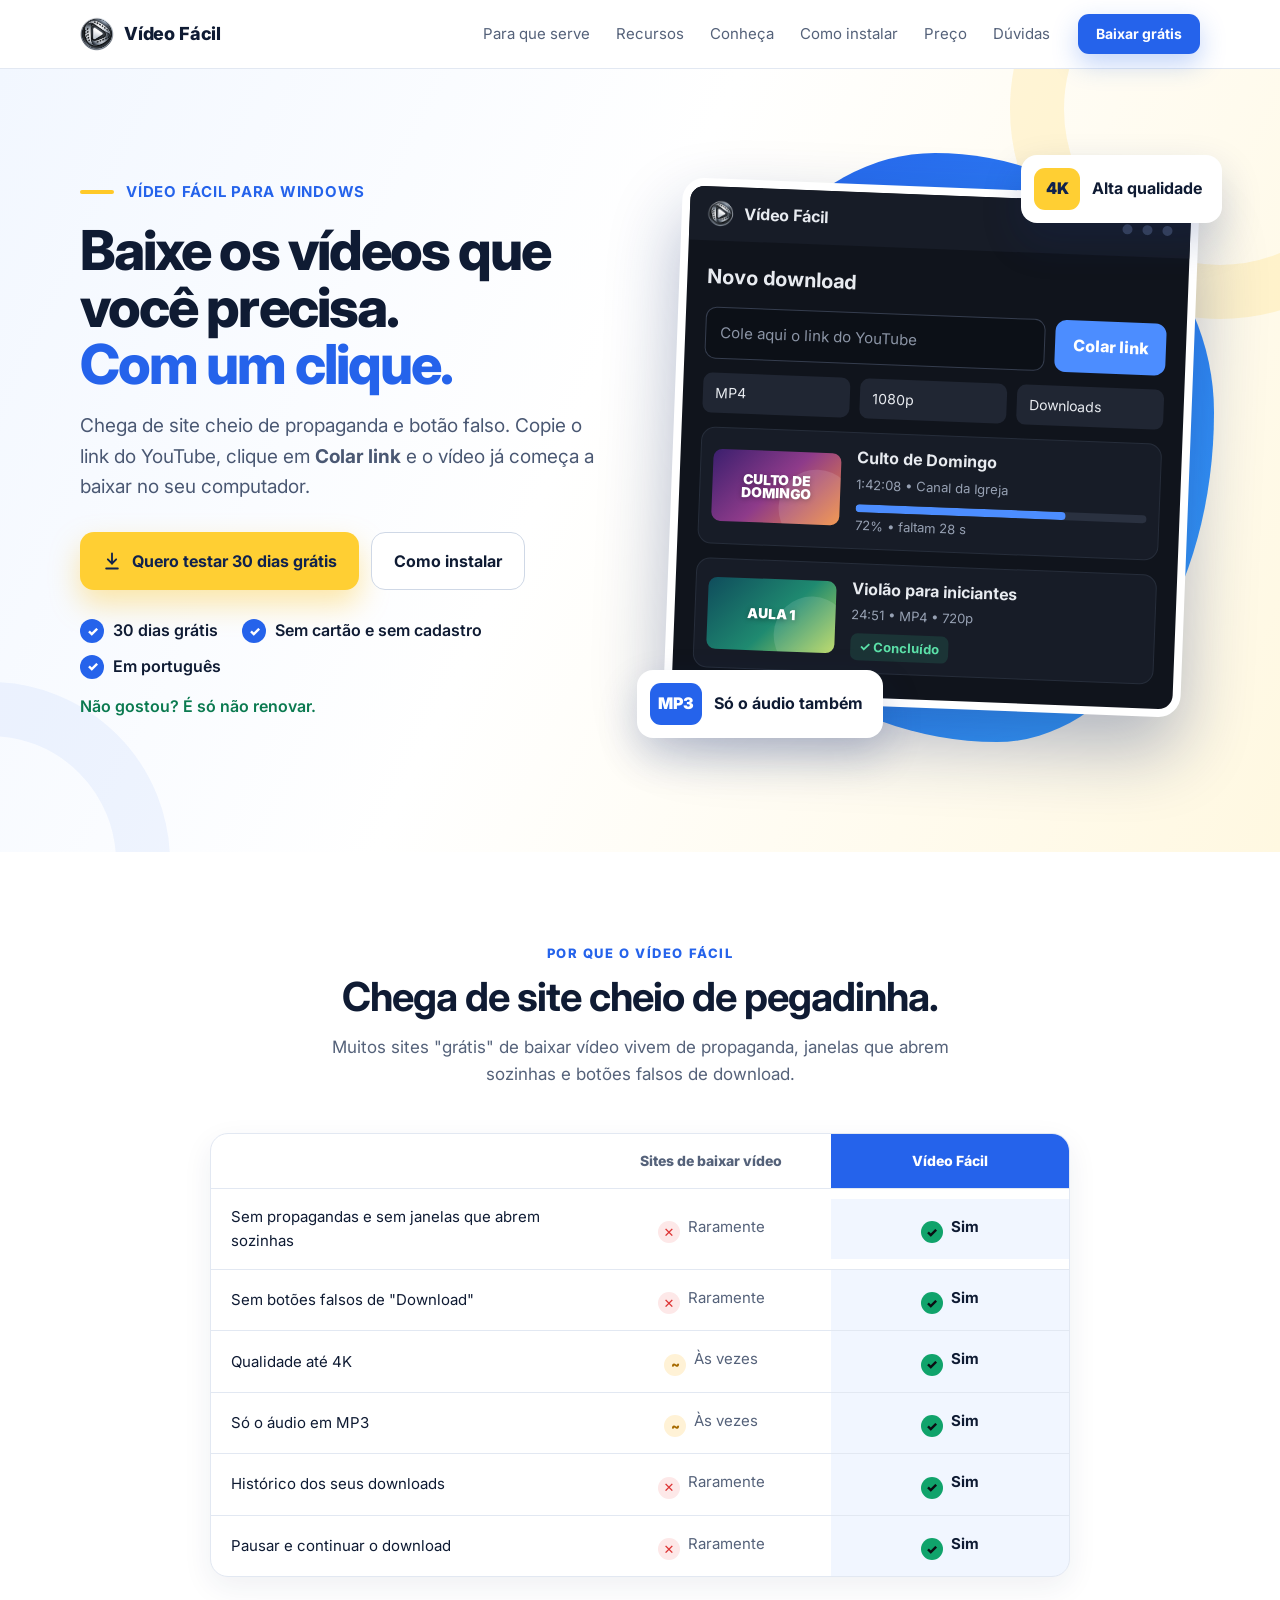
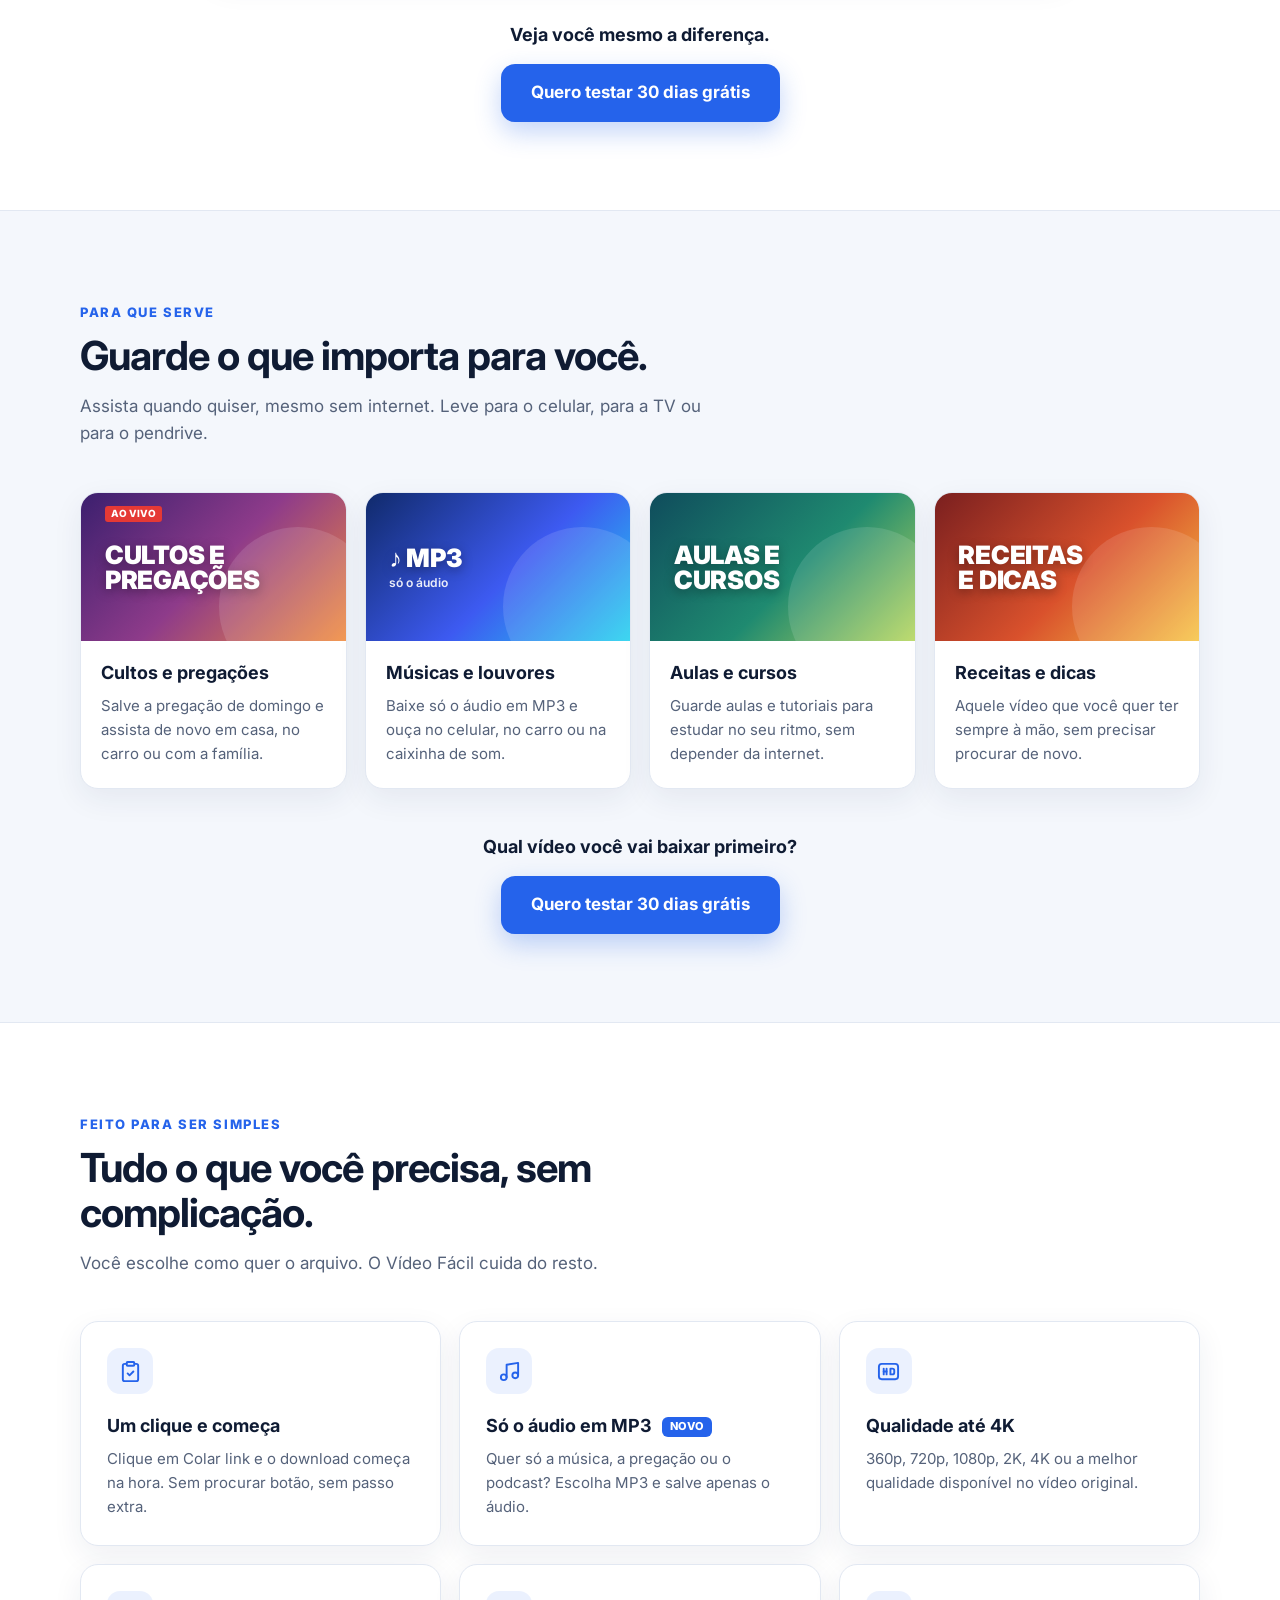
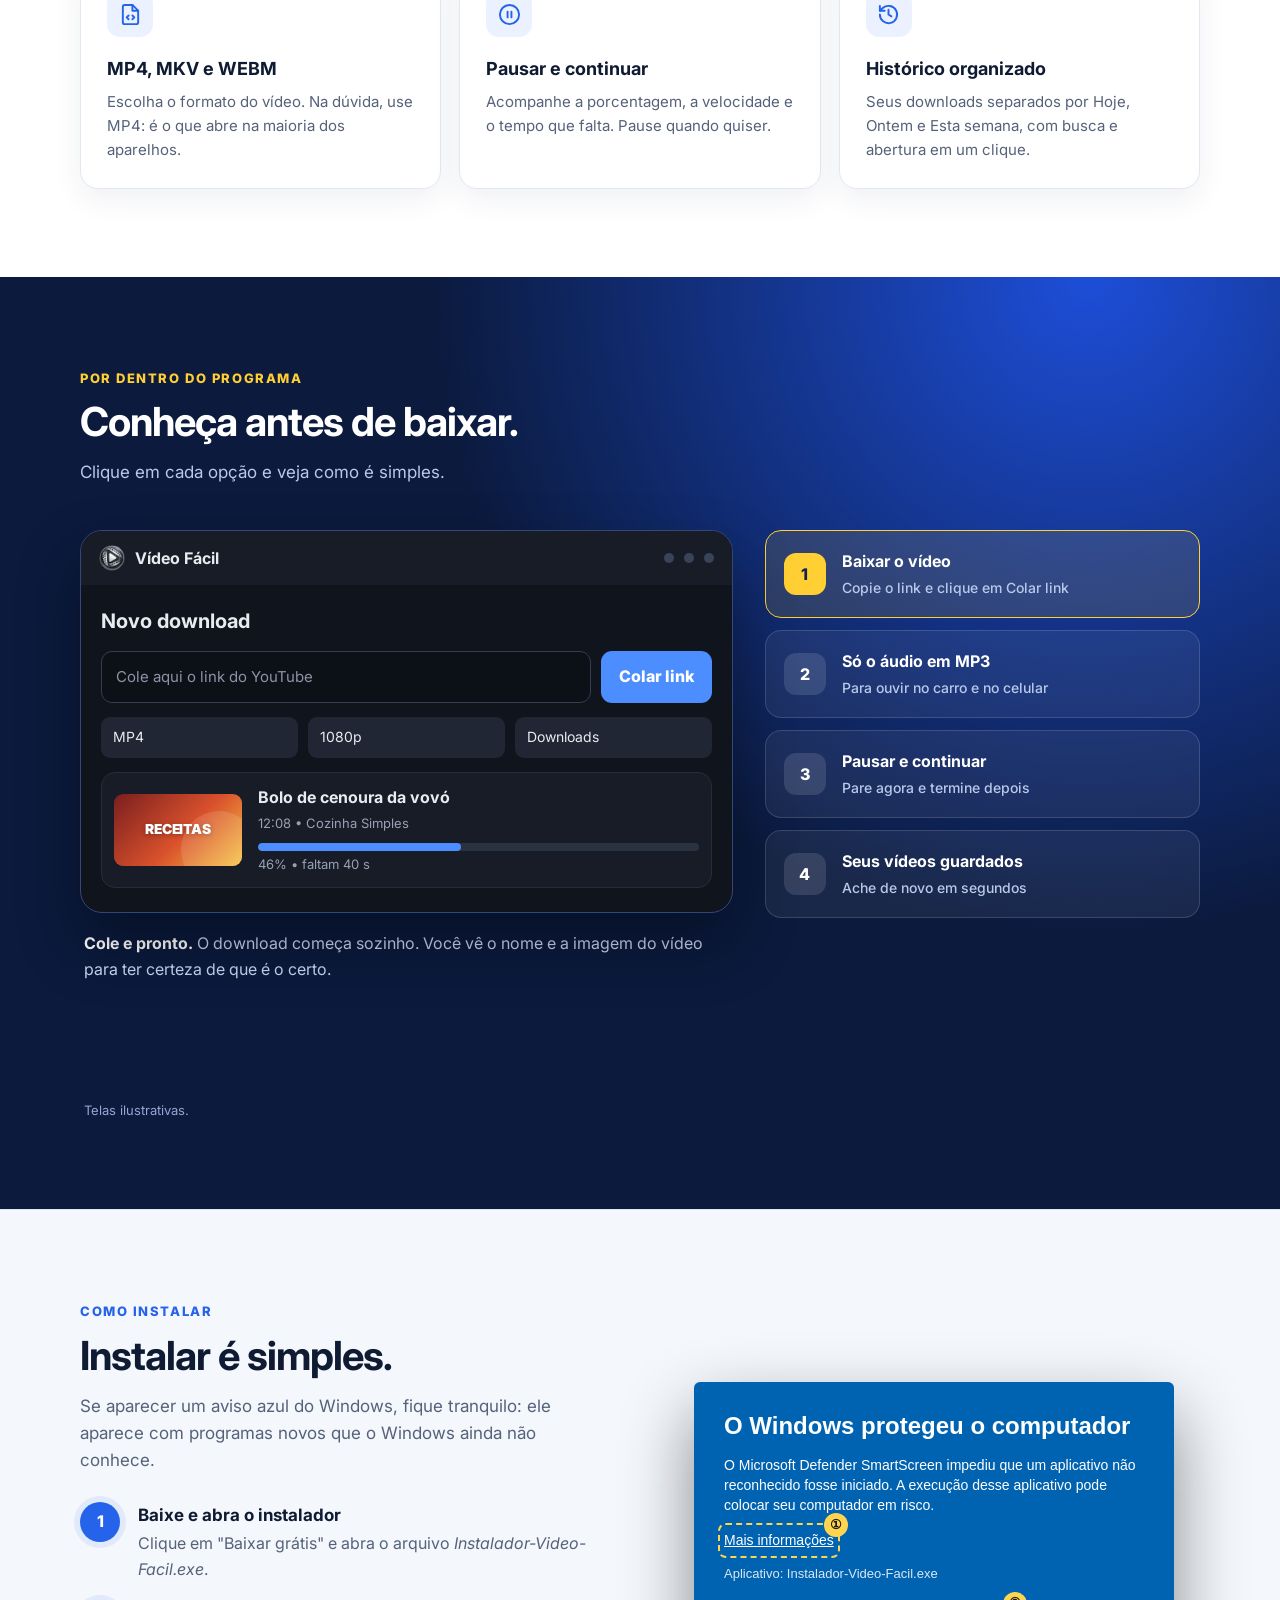
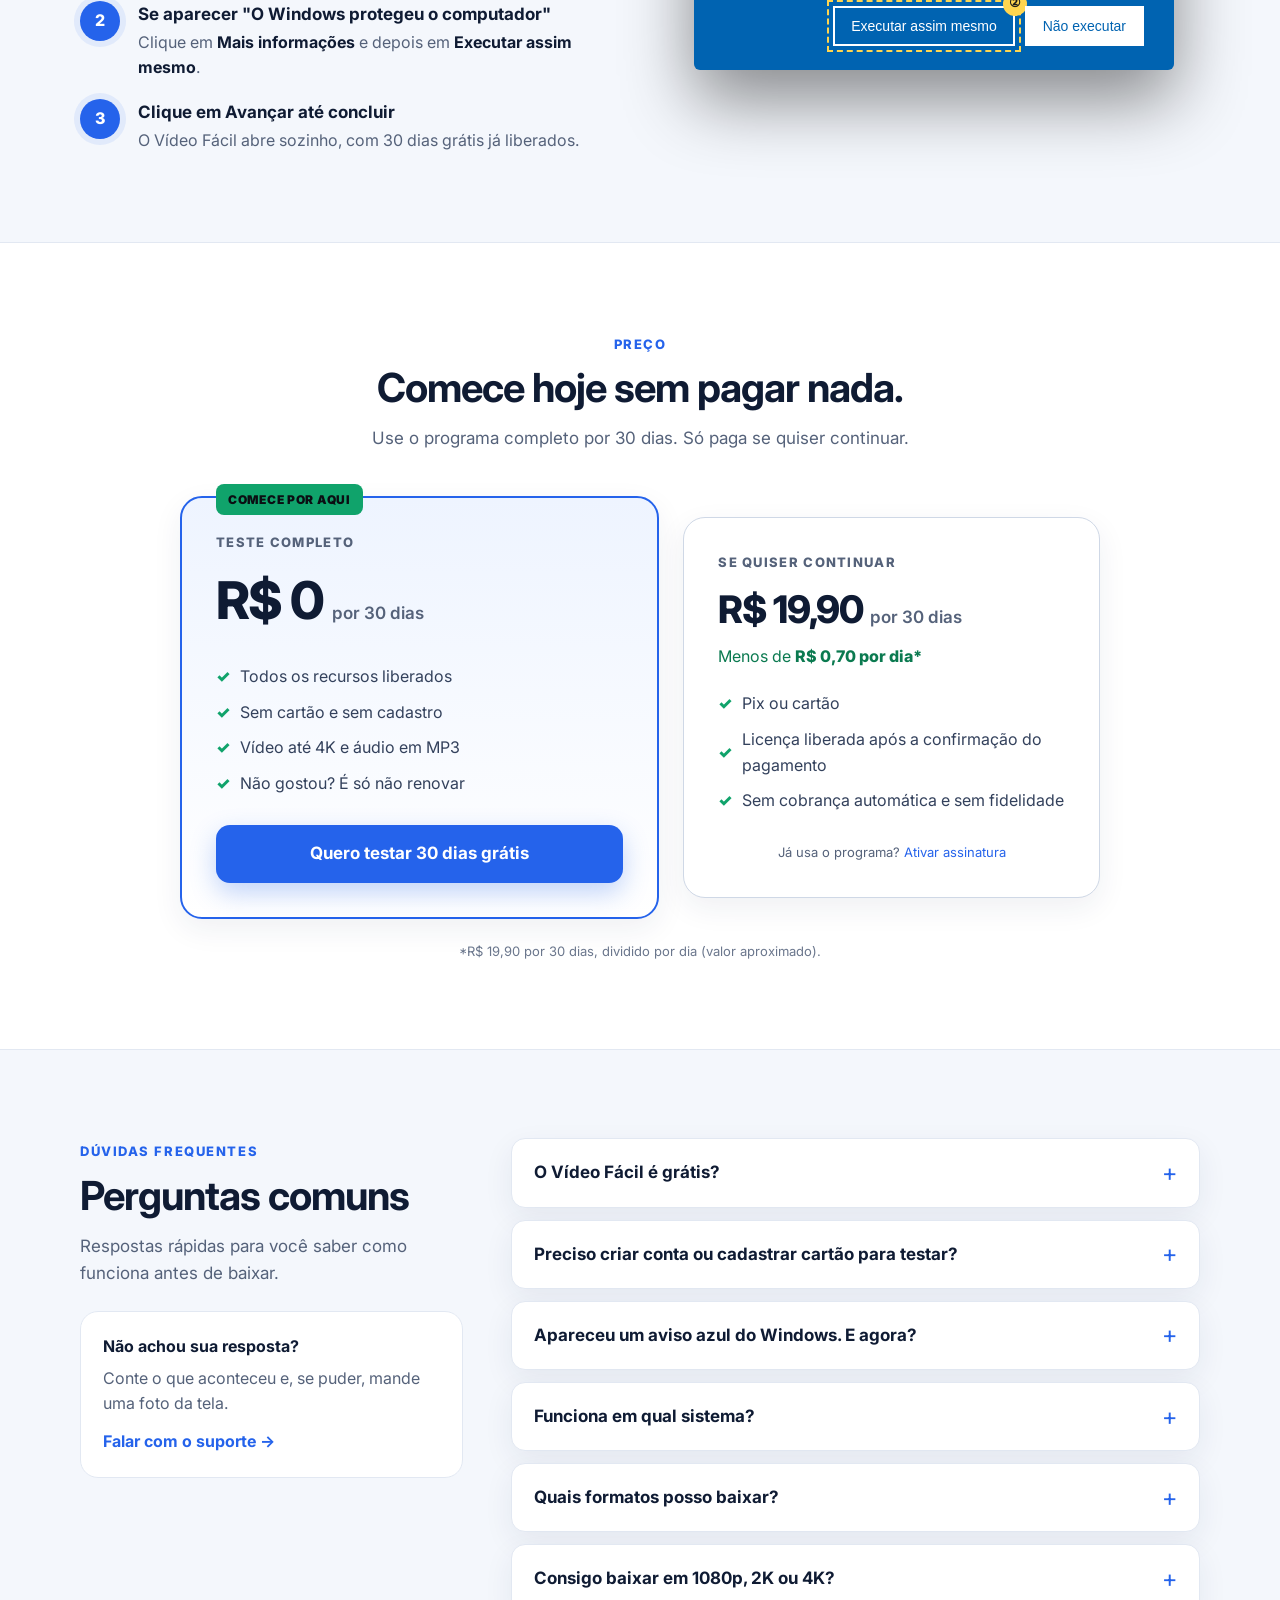
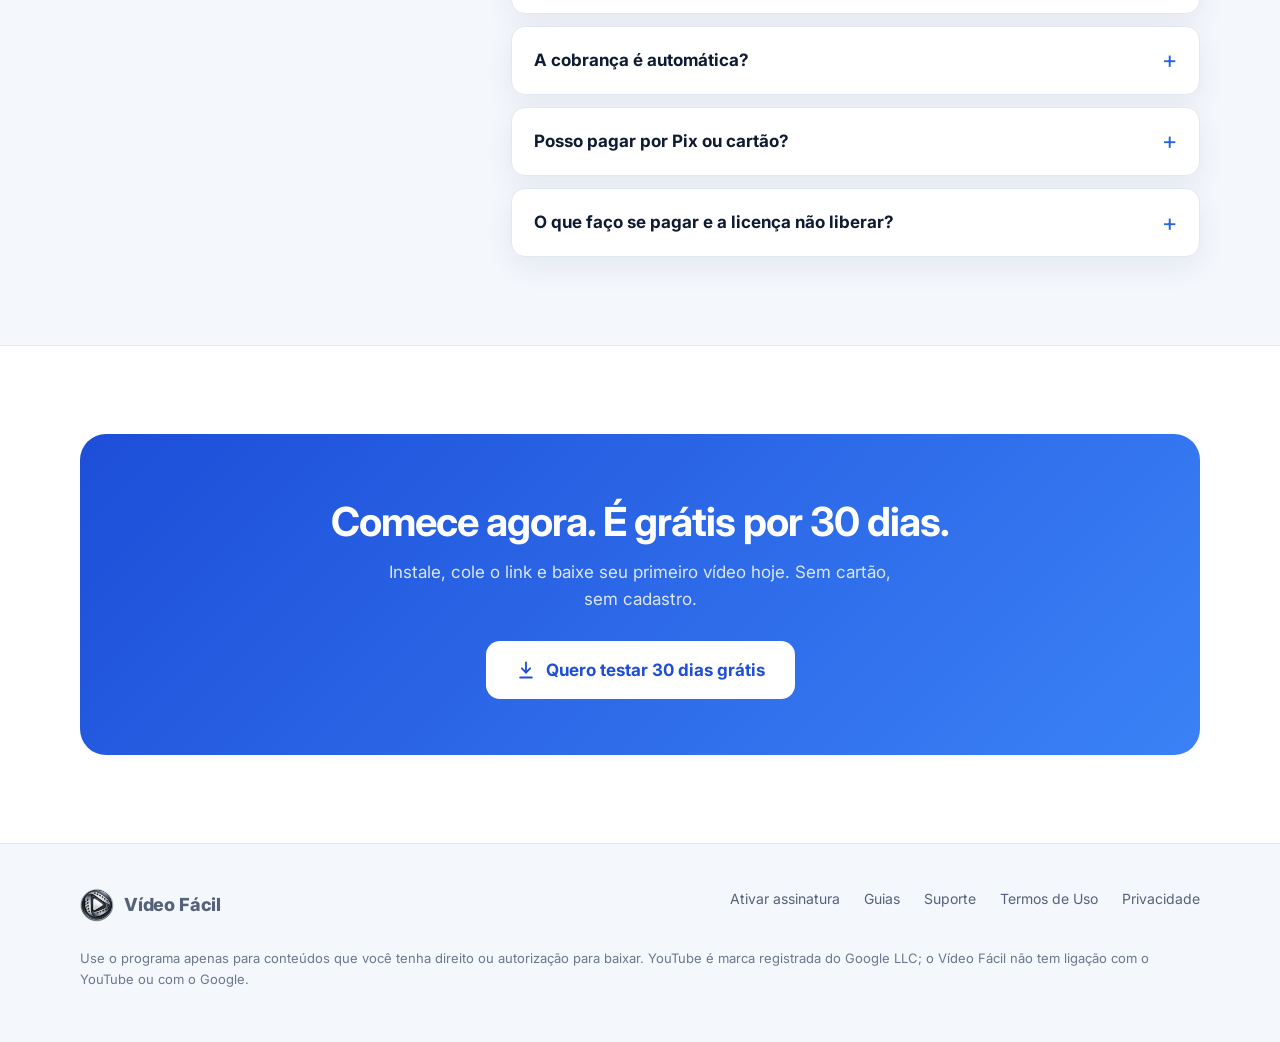
<file: index.html>
<!doctype html>
<html lang="pt-BR">
<head>
  <meta charset="utf-8">
  <meta name="viewport" content="width=device-width, initial-scale=1">
  <title>Baixar Vídeo do YouTube no PC Grátis | Vídeo Fácil</title>
  <meta name="description" content="Baixe vídeos do YouTube no PC com o Vídeo Fácil: clique em Colar link e o download começa sozinho. MP4, MKV, WEBM ou só o áudio em MP3, qualidade até 4K. Teste grátis por 30 dias.">
  <link rel="canonical" href="https://videofacilapp.com.br/">
  <meta property="og:type" content="website">
  <meta property="og:locale" content="pt_BR">
  <meta property="og:site_name" content="Vídeo Fácil">
  <meta property="og:title" content="Baixar Vídeo do YouTube Grátis no PC | Vídeo Fácil">
  <meta property="og:description" content="Clique em Colar link e o download começa sozinho. MP4, MKV, WEBM ou MP3, até 4K. 30 dias grátis para testar.">
  <meta property="og:url" content="https://videofacilapp.com.br/">
  <meta property="og:image" content="https://videofacilapp.com.br/img/compartilhar.jpg">
  <meta name="twitter:card" content="summary_large_image">
  <meta name="theme-color" content="#0f3fbf">
  <link rel="icon" type="image/png" href="./favicon.png">
  <link rel="apple-touch-icon" href="./img/apple-touch-icon.png">
  <link rel="preconnect" href="https://fonts.googleapis.com">
  <link rel="preconnect" href="https://fonts.gstatic.com" crossorigin>
  <link href="https://fonts.googleapis.com/css2?family=Inter:wght@400;500;600;700;800&display=swap" rel="stylesheet">
  <link rel="stylesheet" href="./css/site.css?v=3">
  <link rel="stylesheet" href="./css/azul.css?v=12">
  <script type="application/ld+json">
  {
    "@context": "https://schema.org",
    "@type": "SoftwareApplication",
    "name": "Vídeo Fácil",
    "operatingSystem": "Windows 10, Windows 11",
    "applicationCategory": "MultimediaApplication",
    "url": "https://videofacilapp.com.br/",
    "image": "https://videofacilapp.com.br/img/compartilhar.jpg",
    "description": "Programa para Windows que baixa vídeos do YouTube em MP4, MKV, WEBM ou MP3, com qualidade até 4K.",
    "offers": { "@type": "Offer", "price": "19.90", "priceCurrency": "BRL", "description": "30 dias grátis; depois R$ 19,90 por 30 dias, renovação manual." }
  }
  </script>
  <script type="application/ld+json">
  {
    "@context": "https://schema.org",
    "@type": "FAQPage",
    "mainEntity": [
      { "@type": "Question", "name": "O Vídeo Fácil é grátis?", "acceptedAnswer": { "@type": "Answer", "text": "Você pode usar o programa gratuitamente por 30 dias. Depois, a renovação é manual por R$ 19,90 para mais 30 dias." } },
      { "@type": "Question", "name": "Preciso criar conta para testar?", "acceptedAnswer": { "@type": "Answer", "text": "Não. O teste de 30 dias não exige cadastro para começar a usar." } },
      { "@type": "Question", "name": "Funciona em qual sistema?", "acceptedAnswer": { "@type": "Answer", "text": "Funciona em computadores com Windows 10 ou Windows 11, de 64 bits. Não funciona no Windows 7, no celular ou no Mac." } },
      { "@type": "Question", "name": "Quais formatos posso baixar?", "acceptedAnswer": { "@type": "Answer", "text": "Vídeo em MP4, MKV ou WEBM, ou só o áudio em MP3." } },
      { "@type": "Question", "name": "Consigo baixar em 1080p, 2K ou 4K?", "acceptedAnswer": { "@type": "Answer", "text": "Sim, quando essas qualidades estiverem disponíveis no vídeo original." } },
      { "@type": "Question", "name": "A cobrança é automática?", "acceptedAnswer": { "@type": "Answer", "text": "Não. A renovação é manual. Você só paga novamente quando quiser liberar mais 30 dias." } },
      { "@type": "Question", "name": "Posso pagar por Pix ou cartão?", "acceptedAnswer": { "@type": "Answer", "text": "Sim. A ativação aceita pagamento por Pix e cartão." } },
      { "@type": "Question", "name": "O que faço se pagar e a licença não liberar?", "acceptedAnswer": { "@type": "Answer", "text": "Entre em contato pela página de Suporte e informe o que aconteceu. Se possível, envie também uma captura de tela." } }
    ]
  }
  </script>
</head>
<body>

<header class="nav">
  <div class="container nav-inner">
    <a class="brand" href="./" aria-label="Vídeo Fácil, início">
      <img src="./img/icone.png" alt="" width="34" height="34">
      Vídeo Fácil
    </a>
    <nav class="nav-links" aria-label="Seções">
      <a href="#para-que-serve">Para que serve</a>
      <a href="#recursos">Recursos</a>
      <a href="#por-dentro">Conheça</a>
      <a href="#como-instalar">Como instalar</a>
      <a href="#preco">Preço</a>
      <a href="#faq">Dúvidas</a>
    </nav>
    <a class="btn btn-primary btn-sm" data-track="download_click"
       href="https://videofacilapp.com.br/baixar/Instalador-Video-Facil.exe">Baixar grátis</a>
  </div>
</header>

<main>
  <section class="hero hero-split" id="inicio">
    <span class="deco d1" aria-hidden="true"></span><span class="deco d2" aria-hidden="true"></span>
    <div class="container split">
      <div class="split-text">
        <span class="kicker">Vídeo Fácil para Windows</span>
        <h1>Baixe os vídeos que você precisa. <span class="accent">Com um clique.</span></h1>
        <p class="lead">Chega de site cheio de propaganda e botão falso. Copie o link do YouTube, clique em <strong>Colar link</strong> e o vídeo já começa a baixar no seu computador.</p>
        <div class="cta-row">
          <a class="btn btn-primary btn-lg" data-track="download_click" href="https://videofacilapp.com.br/baixar/Instalador-Video-Facil.exe">
            <svg viewBox="0 0 24 24" fill="none" stroke="currentColor" stroke-width="2.2" stroke-linecap="round" stroke-linejoin="round" aria-hidden="true"><path d="M12 3v12"/><path d="m7 10 5 5 5-5"/><path d="M5 21h14"/></svg>
            Quero testar 30 dias grátis
          </a>
          <a class="btn btn-ghost btn-lg" href="#como-instalar">Como instalar</a>
        </div>
        <ul class="ticks">
          <li>30 dias grátis</li>
          <li>Sem cartão e sem cadastro</li>
          <li>Em português</li>
        </ul>
        <p class="risk">Não gostou? É só não renovar.</p>
      </div>
      <div class="split-art" aria-hidden="true">
        <span class="blob"></span>
        <div class="win">
          <div class="w-top"><img src="./img/icone.png" alt=""><b>Vídeo Fácil</b><i></i><i></i><i></i></div>
          <div class="w-body">
            <b class="w-h">Novo download</b>
            <div class="w-row"><span>Cole aqui o link do YouTube</span><em>Colar link</em></div>
            <div class="w-sel"><span>MP4</span><span>1080p</span><span>Downloads</span></div>
            <div class="w-vid"><div class="art art-culto"><strong>CULTO DE<br>DOMINGO</strong></div><div><b>Culto de Domingo</b><small>1:42:08 • Canal da Igreja</small><div class="w-bar"><i></i></div><small>72% • faltam 28 s</small></div></div>
            <div class="w-vid"><div class="art art-aula"><strong>AULA 1</strong></div><div><b>Violão para iniciantes</b><small>24:51 • MP4 • 720p</small><span class="w-ok">✓ Concluído</span></div></div>
          </div>
        </div>
        <div class="float f1"><span>4K</span>Alta qualidade</div>
        <div class="float f2"><span>MP3</span>Só o áudio também</div>
      </div>
    </div>
  </section>

  <section id="comparativo">
    <div class="container">
      <div class="section-head center">
        <span class="eyebrow">Por que o Vídeo Fácil</span>
        <h2>Chega de site cheio de pegadinha.</h2>
        <p>Muitos sites "grátis" de baixar vídeo vivem de propaganda, janelas que abrem sozinhas e botões falsos de download.</p>
      </div>
      <div class="compare" role="table" aria-label="Comparação entre sites de baixar vídeo e o Vídeo Fácil">
        <div class="c-row c-head" role="row">
          <span role="columnheader"></span>
          <span role="columnheader">Sites de baixar vídeo</span>
          <span role="columnheader" class="c-us">Vídeo Fácil</span>
        </div>
        <div class="c-row" role="row"><span role="rowheader">Sem propagandas e sem janelas que abrem sozinhas</span><span class="no" role="cell">Raramente</span><span class="yes" role="cell">Sim</span></div>
        <div class="c-row" role="row"><span role="rowheader">Sem botões falsos de "Download"</span><span class="no" role="cell">Raramente</span><span class="yes" role="cell">Sim</span></div>
        <div class="c-row" role="row"><span role="rowheader">Qualidade até 4K</span><span class="mid" role="cell">Às vezes</span><span class="yes" role="cell">Sim</span></div>
        <div class="c-row" role="row"><span role="rowheader">Só o áudio em MP3</span><span class="mid" role="cell">Às vezes</span><span class="yes" role="cell">Sim</span></div>
        <div class="c-row" role="row"><span role="rowheader">Histórico dos seus downloads</span><span class="no" role="cell">Raramente</span><span class="yes" role="cell">Sim</span></div>
        <div class="c-row" role="row"><span role="rowheader">Pausar e continuar o download</span><span class="no" role="cell">Raramente</span><span class="yes" role="cell">Sim</span></div>
      </div>
      <div class="mid-cta"><p>Veja você mesmo a diferença.</p><a class="btn btn-primary btn-lg" data-track="download_click" href="https://videofacilapp.com.br/baixar/Instalador-Video-Facil.exe">Quero testar 30 dias grátis</a></div>
    </div>
  </section>

  <section class="section-alt" id="para-que-serve">
    <div class="container">
      <div class="section-head">
        <span class="eyebrow">Para que serve</span>
        <h2>Guarde o que importa para você.</h2>
        <p>Assista quando quiser, mesmo sem internet. Leve para o celular, para a TV ou para o pendrive.</p>
      </div>
      <div class="uses">
        <div class="use">
          <div class="art art-culto"><em>AO VIVO</em><strong>CULTOS E<br>PREGAÇÕES</strong></div>
          <h3>Cultos e pregações</h3>
          <p>Salve a pregação de domingo e assista de novo em casa, no carro ou com a família.</p>
        </div>
        <div class="use">
          <div class="art art-musica"><strong>♪ MP3</strong><span>só o áudio</span></div>
          <h3>Músicas e louvores</h3>
          <p>Baixe só o áudio em MP3 e ouça no celular, no carro ou na caixinha de som.</p>
        </div>
        <div class="use">
          <div class="art art-aula"><strong>AULAS E<br>CURSOS</strong></div>
          <h3>Aulas e cursos</h3>
          <p>Guarde aulas e tutoriais para estudar no seu ritmo, sem depender da internet.</p>
        </div>
        <div class="use">
          <div class="art art-receita"><strong>RECEITAS<br>E DICAS</strong></div>
          <h3>Receitas e dicas</h3>
          <p>Aquele vídeo que você quer ter sempre à mão, sem precisar procurar de novo.</p>
        </div>
      </div>
      <div class="mid-cta"><p>Qual vídeo você vai baixar primeiro?</p><a class="btn btn-primary btn-lg" data-track="download_click" href="https://videofacilapp.com.br/baixar/Instalador-Video-Facil.exe">Quero testar 30 dias grátis</a></div>
    </div>
  </section>

  <section id="recursos">
    <div class="container">
      <div class="section-head">
        <span class="eyebrow">Feito para ser simples</span>
        <h2>Tudo o que você precisa, sem complicação.</h2>
        <p>Você escolhe como quer o arquivo. O Vídeo Fácil cuida do resto.</p>
      </div>
      <div class="features">
        <div class="card">
          <div class="icon"><svg viewBox="0 0 24 24" fill="none" stroke="currentColor" stroke-width="2" stroke-linecap="round" stroke-linejoin="round"><rect x="8" y="2" width="8" height="4" rx="1"/><path d="M16 4h2a2 2 0 0 1 2 2v14a2 2 0 0 1-2 2H6a2 2 0 0 1-2-2V6a2 2 0 0 1 2-2h2"/><path d="m9 14 2 2 4-4"/></svg></div>
          <h3>Um clique e começa</h3>
          <p>Clique em Colar link e o download começa na hora. Sem procurar botão, sem passo extra.</p>
        </div>
        <div class="card">
          <div class="icon"><svg viewBox="0 0 24 24" fill="none" stroke="currentColor" stroke-width="2" stroke-linecap="round" stroke-linejoin="round"><path d="M9 18V5l12-2v13"/><circle cx="6" cy="18" r="3"/><circle cx="18" cy="16" r="3"/></svg></div>
          <h3>Só o áudio em MP3 <span class="tag">NOVO</span></h3>
          <p>Quer só a música, a pregação ou o podcast? Escolha MP3 e salve apenas o áudio.</p>
        </div>
        <div class="card">
          <div class="icon"><svg viewBox="0 0 24 24" fill="none" stroke="currentColor" stroke-width="2" stroke-linecap="round" stroke-linejoin="round"><rect x="2" y="4" width="20" height="16" rx="3"/><path d="M7 9v6"/><path d="M7 12h3"/><path d="M10 9v6"/><path d="M14 9h2a2 2 0 0 1 2 2v2a2 2 0 0 1-2 2h-2z"/></svg></div>
          <h3>Qualidade até 4K</h3>
          <p>360p, 720p, 1080p, 2K, 4K ou a melhor qualidade disponível no vídeo original.</p>
        </div>
        <div class="card">
          <div class="icon"><svg viewBox="0 0 24 24" fill="none" stroke="currentColor" stroke-width="2" stroke-linecap="round" stroke-linejoin="round"><path d="M14 2H6a2 2 0 0 0-2 2v16a2 2 0 0 0 2 2h12a2 2 0 0 0 2-2V8z"/><path d="M14 2v6h6"/><path d="m10 13-2 2 2 2"/><path d="m14 13 2 2-2 2"/></svg></div>
          <h3>MP4, MKV e WEBM</h3>
          <p>Escolha o formato do vídeo. Na dúvida, use MP4: é o que abre na maioria dos aparelhos.</p>
        </div>
        <div class="card">
          <div class="icon"><svg viewBox="0 0 24 24" fill="none" stroke="currentColor" stroke-width="2" stroke-linecap="round" stroke-linejoin="round"><circle cx="12" cy="12" r="10"/><path d="M10 9v6"/><path d="M14 9v6"/></svg></div>
          <h3>Pausar e continuar</h3>
          <p>Acompanhe a porcentagem, a velocidade e o tempo que falta. Pause quando quiser.</p>
        </div>
        <div class="card">
          <div class="icon"><svg viewBox="0 0 24 24" fill="none" stroke="currentColor" stroke-width="2" stroke-linecap="round" stroke-linejoin="round"><path d="M3 12a9 9 0 1 0 3-6.7L3 8"/><path d="M3 3v5h5"/><path d="M12 7v5l3 2"/></svg></div>
          <h3>Histórico organizado</h3>
          <p>Seus downloads separados por Hoje, Ontem e Esta semana, com busca e abertura em um clique.</p>
        </div>
      </div>
    </div>
  </section>

  <section class="dentro" id="por-dentro">
    <div class="container">
      <div class="section-head">
        <span class="eyebrow">Por dentro do programa</span>
        <h2>Conheça antes de baixar.</h2>
        <p>Clique em cada opção e veja como é simples.</p>
      </div>
      <div class="tour">
        <div class="tour-tela">
          <div role="tabpanel" id="p-baixar" aria-labelledby="t-baixar"><div class="win plana" aria-hidden="true"><div class="w-top"><img src="./img/icone.png" alt=""><b>Vídeo Fácil</b><i></i><i></i><i></i></div><div class="w-body"><b class="w-h">Novo download</b><div class="w-row"><span>Cole aqui o link do YouTube</span><em>Colar link</em></div><div class="w-sel"><span>MP4</span><span>1080p</span><span>Downloads</span></div><div class="w-vid"><div class="art art-receita"><strong>RECEITAS</strong></div><div><b>Bolo de cenoura da vovó</b><small>12:08 • Cozinha Simples</small><div class="w-bar parada"><i style="width:46%"></i></div><small>46% • faltam 40 s</small></div></div></div></div><p><b>Cole e pronto.</b> O download começa sozinho. Você vê o nome e a imagem do vídeo para ter certeza de que é o certo.</p></div>
          <div role="tabpanel" id="p-mp3" aria-labelledby="t-mp3" hidden><div class="win plana" aria-hidden="true"><div class="w-top"><img src="./img/icone.png" alt=""><b>Vídeo Fácil</b><i></i><i></i><i></i></div><div class="w-body"><b class="w-h">Novo download</b><div class="w-row"><span>Cole aqui o link do YouTube</span><em>Colar link</em></div><div class="w-sel"><span class="hl">MP3</span><span>Só o áudio</span><span>Músicas</span></div><div class="w-vid"><div class="art art-musica"><strong>♪ MP3</strong></div><div><b>Louvores para orar</b><small>58:20 • Só o áudio</small><span class="w-ok">✓ Concluído</span></div></div></div></div><p><b>A música sem o vídeo.</b> Escolha MP3 e fica só o som: louvor, pregação, aula ou podcast.</p></div>
          <div role="tabpanel" id="p-pausar" aria-labelledby="t-pausar" hidden><div class="win plana" aria-hidden="true"><div class="w-top"><img src="./img/icone.png" alt=""><b>Vídeo Fácil</b><i></i><i></i><i></i></div><div class="w-body"><b class="w-h">Download pausado</b><div class="w-vid"><div class="art art-culto"><strong>CULTO DE<br>DOMINGO</strong></div><div><b>Culto de Domingo</b><small>1:42:08 • Canal da Igreja</small><div class="w-bar parada"><i style="width:64%"></i></div><small>64% • pausado</small></div></div><div class="w-play"><svg viewBox="0 0 24 24" fill="currentColor"><path d="M8 5v14l11-7z"/></svg><span>Clique para continuar de onde parou</span></div></div></div><p><b>Você manda no download.</b> Acompanhe a porcentagem e o tempo que falta. Pause e continue quando quiser.</p></div>
          <div role="tabpanel" id="p-historico" aria-labelledby="t-historico" hidden><div class="win plana" aria-hidden="true"><div class="w-top"><img src="./img/icone.png" alt=""><b>Vídeo Fácil</b><i></i><i></i><i></i></div><div class="w-body"><b class="w-h">Downloads recentes</b><div class="w-row"><span>Pesquisar vídeo ou canal...</span></div><small class="w-dia">Hoje</small><div class="w-vid"><div class="art art-aula"><strong>AULA 1</strong></div><div><b>Violão para iniciantes</b><small>24:51 • MP4 • 720p</small><span class="w-ok">✓ Concluído</span></div></div><small class="w-dia">Ontem</small><div class="w-vid"><div class="art art-culto"><strong>CULTO</strong></div><div><b>Culto de Domingo</b><small>1:42:08 • MP4 • 1080p</small><span class="w-ok">✓ Concluído</span></div></div></div></div><p><b>Fácil de achar.</b> Tudo separado por Hoje, Ontem e Esta semana, com busca. Um clique abre a pasta do vídeo.</p></div>
          <p class="ilustra">Telas ilustrativas.</p>
        </div>
        <div class="tour-abas" role="tablist" aria-label="Partes do programa">
          <button type="button" role="tab" id="t-baixar" aria-controls="p-baixar" aria-selected="true" tabindex="0"><span>1</span><b>Baixar o vídeo<small>Copie o link e clique em Colar link</small></b></button>
          <button type="button" role="tab" id="t-mp3" aria-controls="p-mp3" aria-selected="false" tabindex="-1"><span>2</span><b>Só o áudio em MP3<small>Para ouvir no carro e no celular</small></b></button>
          <button type="button" role="tab" id="t-pausar" aria-controls="p-pausar" aria-selected="false" tabindex="-1"><span>3</span><b>Pausar e continuar<small>Pare agora e termine depois</small></b></button>
          <button type="button" role="tab" id="t-historico" aria-controls="p-historico" aria-selected="false" tabindex="-1"><span>4</span><b>Seus vídeos guardados<small>Ache de novo em segundos</small></b></button>
          </div>
      </div>
    </div>
  </section>

  <section class="section-alt" id="como-instalar">
    <div class="container install">
      <div>
        <div class="section-head" style="margin-bottom:28px">
          <span class="eyebrow">Como instalar</span>
          <h2>Instalar é simples.</h2>
          <p>Se aparecer um aviso azul do Windows, fique tranquilo: ele aparece com programas novos que o Windows ainda não conhece.</p>
        </div>
        <ol class="install-steps">
          <li><b>Baixe e abra o instalador</b><span>Clique em "Baixar grátis" e abra o arquivo <em>Instalador-Video-Facil.exe</em>.</span></li>
          <li><b>Se aparecer "O Windows protegeu o computador"</b><span>Clique em <strong>Mais informações</strong> e depois em <strong>Executar assim mesmo</strong>.</span></li>
          <li><b>Clique em Avançar até concluir</b><span>O Vídeo Fácil abre sozinho, com 30 dias grátis já liberados.</span></li>
        </ol>
      </div>
      <!-- Desenho do aviso do Windows, para a pessoa reconhecer a tela -->
      <div class="smartscreen" role="img" aria-label="Exemplo do aviso azul do Windows: clique em Mais informações e depois em Executar assim mesmo">
        <b>O Windows protegeu o computador</b>
        <p>O Microsoft Defender SmartScreen impediu que um aplicativo não reconhecido fosse iniciado. A execução desse aplicativo pode colocar seu computador em risco.</p>
        <span class="ss-link">Mais informações<i class="ss-hand" aria-hidden="true">①</i></span>
        <p class="ss-small">Aplicativo: Instalador-Video-Facil.exe</p>
        <div class="ss-btns">
          <span class="ss-run">Executar assim mesmo<i class="ss-hand" aria-hidden="true">②</i></span>
          <span class="ss-no">Não executar</span>
        </div>
      </div>
    </div>
  </section>

  <section id="preco">
    <div class="container">
      <div class="section-head center">
        <span class="eyebrow">Preço</span>
        <h2>Comece hoje sem pagar nada.</h2>
        <p>Use o programa completo por 30 dias. Só paga se quiser continuar.</p>
      </div>
      <div class="plans">
        <div class="price-card plan-free">
          <span class="price-badge">COMECE POR AQUI</span>
          <div class="price-label">Teste completo</div>
          <p class="price">R$ 0 <small>por 30 dias</small></p>
          <ul class="price-list">
            <li>Todos os recursos liberados</li>
            <li>Sem cartão e sem cadastro</li>
            <li>Vídeo até 4K e áudio em MP3</li>
            <li>Não gostou? É só não renovar</li>
          </ul>
          <a class="btn btn-primary btn-lg" data-track="download_click" href="https://videofacilapp.com.br/baixar/Instalador-Video-Facil.exe">Quero testar 30 dias grátis</a>
        </div>
        <div class="price-card plan-after">
          <div class="price-label">Se quiser continuar</div>
          <p class="price">R$ 19,90 <small>por 30 dias</small></p>
          <p class="per-day">Menos de <b>R$ 0,70 por dia*</b></p>
          <ul class="price-list">
            <li>Pix ou cartão</li>
            <li>Licença liberada após a confirmação do pagamento</li>
            <li>Sem cobrança automática e sem fidelidade</li>
          </ul>
          <p class="small">Já usa o programa? <a href="./assinar/" data-track="activate_click" style="color:var(--blue)">Ativar assinatura</a></p>
        </div>
      </div>
      <p class="fine-print">*R$ 19,90 por 30 dias, dividido por dia (valor aproximado).</p>
    </div>
  </section>

  <section class="section-alt" id="faq">
    <div class="container">
      <div class="faq-2">
      <div class="faq-lado">
        <div class="section-head"><span class="eyebrow">Dúvidas frequentes</span><h2>Perguntas comuns</h2><p>Respostas rápidas para você saber como funciona antes de baixar.</p></div>
        <div class="ajuda"><b>Não achou sua resposta?</b><p>Conte o que aconteceu e, se puder, mande uma foto da tela.</p><a href="./suporte/">Falar com o suporte →</a></div>
      </div>
      <div class="faq">
        <details><summary>O Vídeo Fácil é grátis?</summary><p>Você pode usar o programa gratuitamente por 30 dias. Depois, a renovação é manual por R$ 19,90 para mais 30 dias.</p></details>
        <details><summary>Preciso criar conta ou cadastrar cartão para testar?</summary><p>Não. O teste de 30 dias não exige cadastro nem cartão para começar a usar.</p></details>
        <details><summary>Apareceu um aviso azul do Windows. E agora?</summary><p>É normal com programas novos que o Windows ainda não conhece. Clique em "Mais informações" e depois em "Executar assim mesmo" para continuar a instalação.</p></details>
        <details><summary>Funciona em qual sistema?</summary><p>Funciona em computadores com Windows 10 ou Windows 11, de 64 bits. Não funciona no Windows 7, no celular ou no Mac.</p></details>
        <details><summary>Quais formatos posso baixar?</summary><p>Vídeo em MP4, MKV ou WEBM, ou só o áudio em MP3.</p></details>
        <details><summary>Consigo baixar em 1080p, 2K ou 4K?</summary><p>Sim, quando essas qualidades estiverem disponíveis no vídeo original.</p></details>
        <details><summary>A cobrança é automática?</summary><p>Não. A renovação é manual. Você só paga novamente quando quiser liberar mais 30 dias.</p></details>
        <details><summary>Posso pagar por Pix ou cartão?</summary><p>Sim. A ativação aceita pagamento por Pix e cartão. É só abrir o programa e clicar em Ativar assinatura.</p></details>
        <details><summary>O que faço se pagar e a licença não liberar?</summary><p>Entre em contato pela página de <a href="./suporte/" style="color:var(--blue)">Suporte</a> e informe o que aconteceu. Se possível, envie também uma captura de tela.</p></details>
      </div>
      </div>
    </div>
  </section>

  <section class="final">
    <div class="container">
      <div class="box">
        <h2>Comece agora. É grátis por 30 dias.</h2>
        <p>Instale, cole o link e baixe seu primeiro vídeo hoje. Sem cartão, sem cadastro.</p>
        <a class="btn btn-primary btn-lg" data-track="download_click"
           href="https://videofacilapp.com.br/baixar/Instalador-Video-Facil.exe">
          <svg viewBox="0 0 24 24" fill="none" stroke="currentColor" stroke-width="2.2" stroke-linecap="round" stroke-linejoin="round" aria-hidden="true"><path d="M12 3v12"/><path d="m7 10 5 5 5-5"/><path d="M5 21h14"/></svg>
          Quero testar 30 dias grátis
        </a>
      </div>
    </div>
  </section>
</main>
<div class="sticky-cta" id="sticky" hidden>
  <span><b>30 dias grátis</b> · sem cartão</span>
  <a class="btn btn-primary btn-sm" data-track="download_click" href="https://videofacilapp.com.br/baixar/Instalador-Video-Facil.exe">Testar grátis</a>
</div>

<footer>
  <div class="container">
    <div class="foot">
      <a class="brand" href="./"><img src="./img/icone.png" alt="" width="30" height="30">Vídeo Fácil</a>
      <nav class="foot-links" aria-label="Links do rodapé">
        <a href="./assinar/" data-track="activate_click">Ativar assinatura</a>
        <a href="./ajuda/">Guias</a>
        <a href="./suporte/">Suporte</a>
        <a href="./termos-de-uso/">Termos de Uso</a>
        <a href="./politica-de-privacidade/">Privacidade</a>
      </nav>
    </div>
    <p class="disclaimer">Use o programa apenas para conteúdos que você tenha direito ou autorização para baixar. YouTube é marca registrada do Google LLC; o Vídeo Fácil não tem ligação com o YouTube ou com o Google.</p>
  </div>
</footer>

<script src="./js/site.js?v=2" defer></script>
<script src="./js/vender.js?v=2" defer></script>
<script src="./js/tour.js?v=1" defer></script>
</body>
</html>
</file>
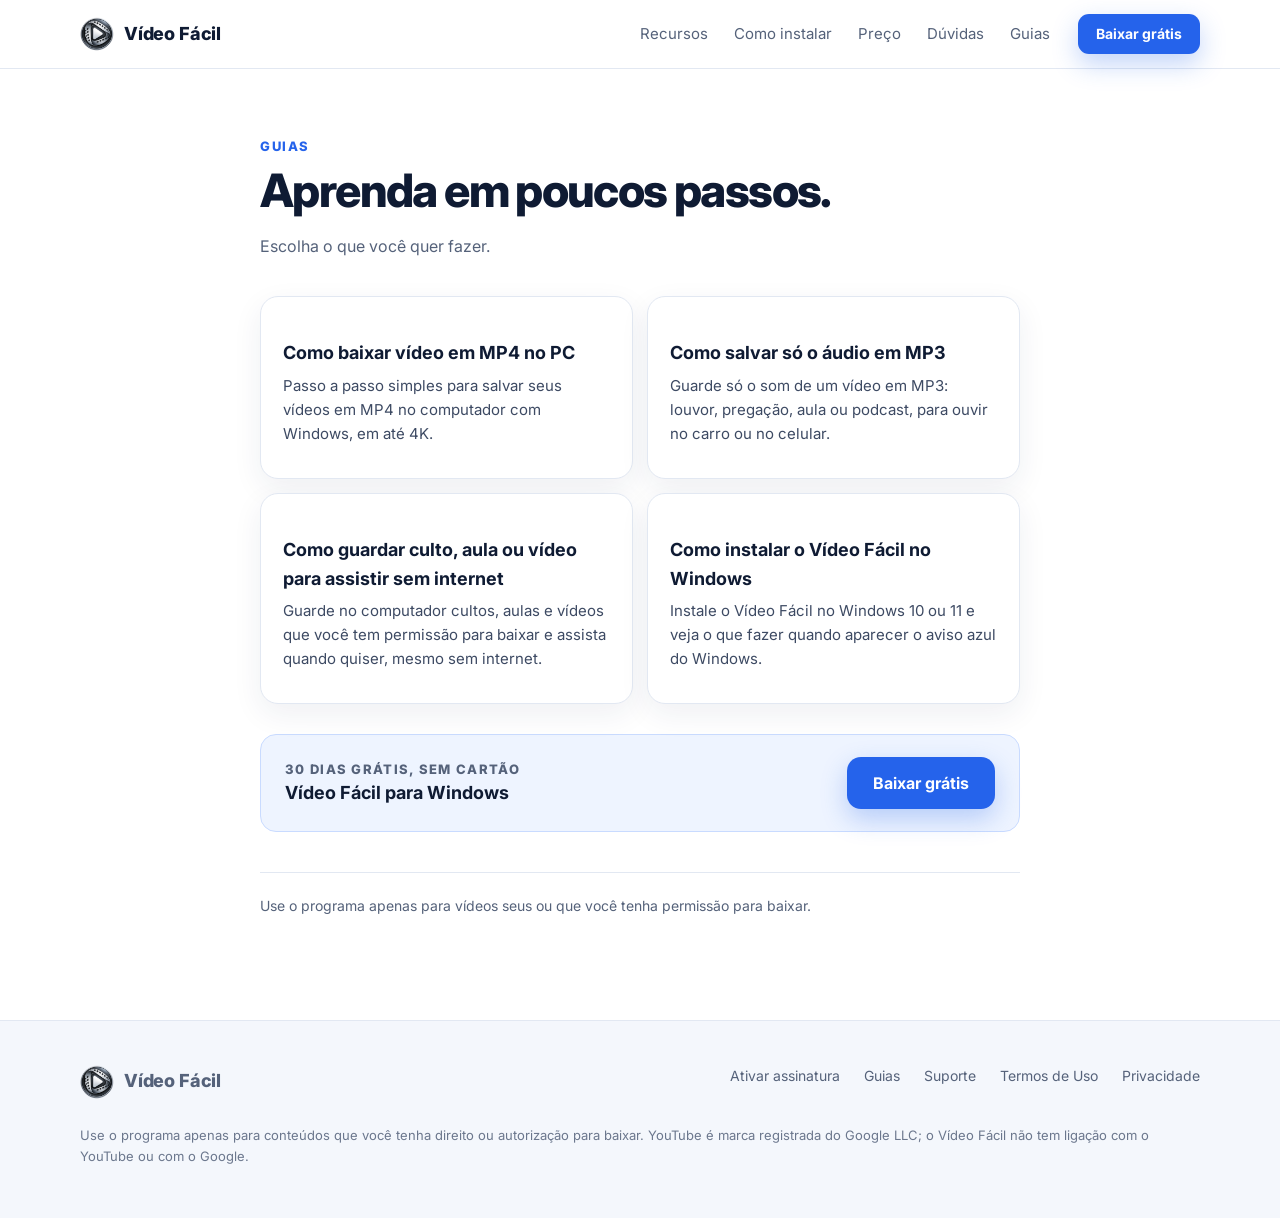
<file: ajuda/index.html>
<!doctype html>
<html lang="pt-BR">
<head>
  <meta charset="utf-8">
  <meta name="viewport" content="width=device-width, initial-scale=1">
  <title>Guias do Vídeo Fácil | Vídeo Fácil</title>
  <meta name="description" content="Guias simples: baixar vídeo em MP4, salvar áudio em MP3, assistir sem internet e instalar no Windows.">
  <link rel="canonical" href="https://videofacilapp.com.br/ajuda/">
  <meta name="theme-color" content="#0f3fbf">
  <link rel="icon" type="image/png" href="../favicon.png">
  <link rel="preconnect" href="https://fonts.googleapis.com">
  <link rel="preconnect" href="https://fonts.gstatic.com" crossorigin>
  <link href="https://fonts.googleapis.com/css2?family=Inter:wght@400;500;600;700;800&display=swap" rel="stylesheet">
  <link rel="stylesheet" href="../css/site.css?v=3">
  <link rel="stylesheet" href="../css/azul.css?v=12">
</head>
<body>
<header class="nav">
  <div class="container nav-inner">
    <a class="brand" href="../" aria-label="Vídeo Fácil, início"><img src="../img/icone.png" alt="" width="34" height="34">Vídeo Fácil</a>
    <nav class="nav-links" aria-label="Seções">
      <a href="../#recursos">Recursos</a>
      <a href="../#como-instalar">Como instalar</a>
      <a href="../#preco">Preço</a>
      <a href="../#faq">Dúvidas</a>
      <a href="../ajuda/">Guias</a>
    </nav>
    <a class="btn btn-primary btn-sm" data-track="download_click" href="https://videofacilapp.com.br/baixar/Instalador-Video-Facil.exe">Baixar grátis</a>
  </div>
</header>
<main class="doc">
  <div class="container">
    <span class="eyebrow">Guias</span>
    <h1>Aprenda em poucos passos.</h1>
    <p class="updated">Escolha o que você quer fazer.</p>
    <div class="help-grid">
      <a class="card" href="./baixar-video-mp4-no-pc/"><h3>Como baixar vídeo em MP4 no PC</h3><p>Passo a passo simples para salvar seus vídeos em MP4 no computador com Windows, em até 4K.</p></a>
      <a class="card" href="./salvar-audio-mp3/"><h3>Como salvar só o áudio em MP3</h3><p>Guarde só o som de um vídeo em MP3: louvor, pregação, aula ou podcast, para ouvir no carro ou no celular.</p></a>
      <a class="card" href="./assistir-sem-internet/"><h3>Como guardar culto, aula ou vídeo para assistir sem internet</h3><p>Guarde no computador cultos, aulas e vídeos que você tem permissão para baixar e assista quando quiser, mesmo sem internet.</p></a>
      <a class="card" href="./instalar-no-windows/"><h3>Como instalar o Vídeo Fácil no Windows</h3><p>Instale o Vídeo Fácil no Windows 10 ou 11 e veja o que fazer quando aparecer o aviso azul do Windows.</p></a>
    </div>
    <div class="mail-box">
      <div><div class="price-label">30 dias grátis, sem cartão</div><strong>Vídeo Fácil para Windows</strong></div>
      <a class="btn btn-primary" data-track="download_click" href="https://videofacilapp.com.br/baixar/Instalador-Video-Facil.exe">Baixar grátis</a>
    </div>
    <p class="fine">Use o programa apenas para vídeos seus ou que você tenha permissão para baixar.</p>
  </div>
</main>
<footer>
  <div class="container">
    <div class="foot">
      <a class="brand" href="../"><img src="../img/icone.png" alt="" width="30" height="30">Vídeo Fácil</a>
      <nav class="foot-links" aria-label="Links do rodapé">
        <a href="../assinar/" data-track="activate_click">Ativar assinatura</a>
        <a href="../ajuda/">Guias</a>
        <a href="../suporte/">Suporte</a>
        <a href="../termos-de-uso/">Termos de Uso</a>
        <a href="../politica-de-privacidade/">Privacidade</a>
      </nav>
    </div>
    <p class="disclaimer">Use o programa apenas para conteúdos que você tenha direito ou autorização para baixar. YouTube é marca registrada do Google LLC; o Vídeo Fácil não tem ligação com o YouTube ou com o Google.</p>
  </div>
</footer>
<script src="../js/site.js?v=2" defer></script>
</body>
</html>
</file>
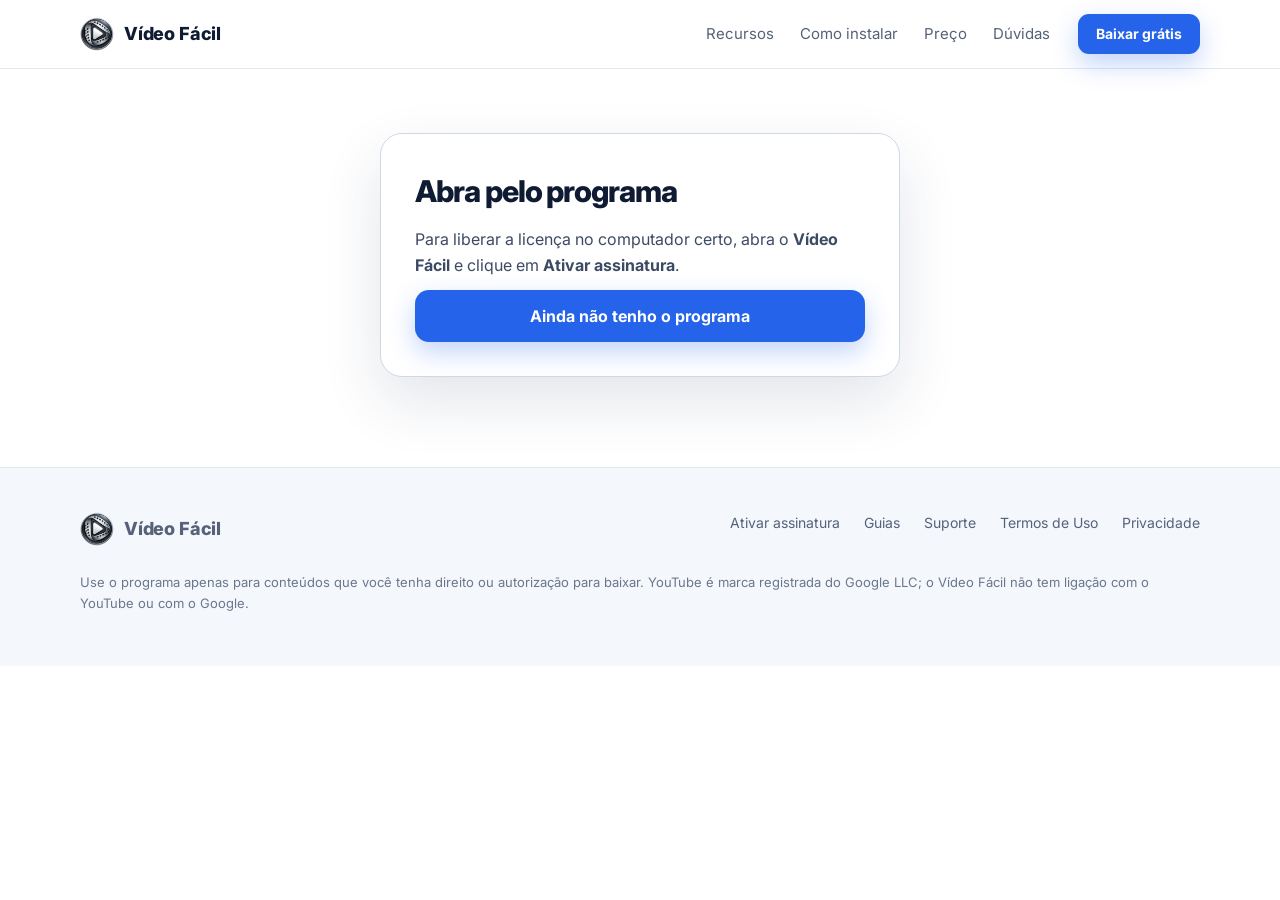
<file: assinar/index.html>
<!doctype html>
<html lang="pt-BR">
<head>
  <meta charset="utf-8">
  <meta name="viewport" content="width=device-width, initial-scale=1">
  <title>Assinar o Vídeo Fácil</title>
  <meta name="robots" content="noindex">
  <meta name="theme-color" content="#0f3fbf">
  <link rel="icon" type="image/png" href="../favicon.png">
  <link rel="preconnect" href="https://fonts.googleapis.com">
  <link rel="preconnect" href="https://fonts.gstatic.com" crossorigin>
  <link href="https://fonts.googleapis.com/css2?family=Inter:wght@400;500;600;700;800&display=swap" rel="stylesheet">
  <link rel="stylesheet" href="../css/site.css?v=3">
  <link rel="stylesheet" href="../css/azul.css?v=12">
</head>
<body>
<header class="nav">
  <div class="container nav-inner">
    <a class="brand" href="../" aria-label="Vídeo Fácil, início"><img src="../img/icone.png" alt="" width="34" height="34">Vídeo Fácil</a>
    <nav class="nav-links" aria-label="Seções">
      <a href="../#recursos">Recursos</a>
      <a href="../#como-instalar">Como instalar</a>
      <a href="../#preco">Preço</a>
      <a href="../#faq">Dúvidas</a>
    </nav>
    <a class="btn btn-primary btn-sm" data-track="download_click" href="https://videofacilapp.com.br/baixar/Instalador-Video-Facil.exe">Baixar grátis</a>
  </div>
</header>
<main class="doc"><div class="container" style="max-width:560px">
<noscript><p>Ative o JavaScript do navegador para assinar.</p></noscript>
<div class="price-card" id="p-pay" hidden>
  <div class="price-label">Assinatura do Vídeo Fácil</div>
  <p class="price">R$ 19,90 <small>por 30 dias</small></p>
  <p class="per-day">Menos de <b>R$ 0,70 por dia</b> · sem cobrança automática</p>
  <form id="p-form" class="pay-form" novalidate>
    <label>Nome completo<input id="p-name" name="name" autocomplete="name" maxlength="100" required></label>
    <label>E-mail<input id="p-email" name="email" type="email" autocomplete="email" maxlength="150" placeholder="seu@email.com" required></label>
    <label>CPF<input id="p-cpf" name="cpf" inputmode="numeric" maxlength="14" placeholder="000.000.000-00" autocomplete="off" required></label>
    <button class="btn btn-primary" id="p-pix" type="submit">Pagar com Pix</button>
  </form>
  <button class="btn btn-ghost" id="p-card" type="button">Pagar com cartão</button>
  <p class="note" id="p-msg" role="status" hidden></p>
  <p class="small">Pagamento processado pelo Asaas. O nome e o e-mail ficam no seu cadastro para o suporte. O CPF vai só para o Asaas gerar o Pix e não fica guardado no nosso servidor. O Vídeo Fácil não recebe os dados do seu cartão.</p>
</div>
<div class="price-card" id="p-qr" hidden>
  <div class="price-label">Pague com Pix</div>
  <p class="price">R$ 19,90</p>
  <ol class="qr-steps"><li>Abra o aplicativo do seu banco e escolha <b>Pix</b>.</li><li>Leia o QR Code ou use o <b>copia e cola</b>.</li><li>Pronto! Esta página avisa quando confirmar.</li></ol>
  <img id="p-img" alt="QR Code do Pix" width="240" height="240">
  <label class="pay-copy">Pix copia e cola<textarea id="p-code" rows="3" readonly></textarea></label>
  <button class="btn btn-primary" id="p-copy" type="button">Copiar código Pix</button>
  <p class="waiting" role="status"><span></span>Aguardando o pagamento…</p>
  <p class="note" id="p-qrslow" hidden>Ainda não chegou a confirmação. Se você já pagou, não pague de novo: a licença é liberada assim que o banco confirmar.</p>
</div>
<div class="price-card" id="p-noapp" hidden><h1 style="font-size:30px">Abra pelo programa</h1>
  <p>Para liberar a licença no computador certo, abra o <strong>Vídeo Fácil</strong> e clique em <strong>Ativar assinatura</strong>.</p>
  <a class="btn btn-primary" href="../">Ainda não tenho o programa</a></div>
<div class="price-card" id="p-wait" hidden><h1 style="font-size:30px">Confirmando seu pagamento…</h1>
  <p>Assim que o pagamento for confirmado, esta página avisa. Pode deixar aberta.</p>
  <p class="note" id="p-slow" hidden>Está demorando um pouco mais. Se você já pagou, não pague de novo: a licença será liberada quando a confirmação chegar. Se precisar, <a href="../suporte/" style="color:var(--blue)">fale com o suporte</a>.</p></div>
<div class="price-card" id="p-done" hidden><h1 style="font-size:30px;color:#5be0a8">Pagamento confirmado! ✓</h1>
  <p>Sua licença foi liberada por mais 30 dias. Feche e abra o <strong>Vídeo Fácil</strong> para atualizar.</p></div>
</div></main>
<footer>
  <div class="container">
    <div class="foot">
      <a class="brand" href="../"><img src="../img/icone.png" alt="" width="30" height="30">Vídeo Fácil</a>
      <nav class="foot-links" aria-label="Links do rodapé">
        <a href="../assinar/" data-track="activate_click">Ativar assinatura</a>
        <a href="../ajuda/">Guias</a>
        <a href="../suporte/">Suporte</a>
        <a href="../termos-de-uso/">Termos de Uso</a>
        <a href="../politica-de-privacidade/">Privacidade</a>
      </nav>
    </div>
    <p class="disclaimer">Use o programa apenas para conteúdos que você tenha direito ou autorização para baixar. YouTube é marca registrada do Google LLC; o Vídeo Fácil não tem ligação com o YouTube ou com o Google.</p>
  </div>
</footer>
<script src="../js/site.js?v=2" defer></script>
<script src="../js/pagamento.js?v=2" defer></script>
</body>
</html>
</file>
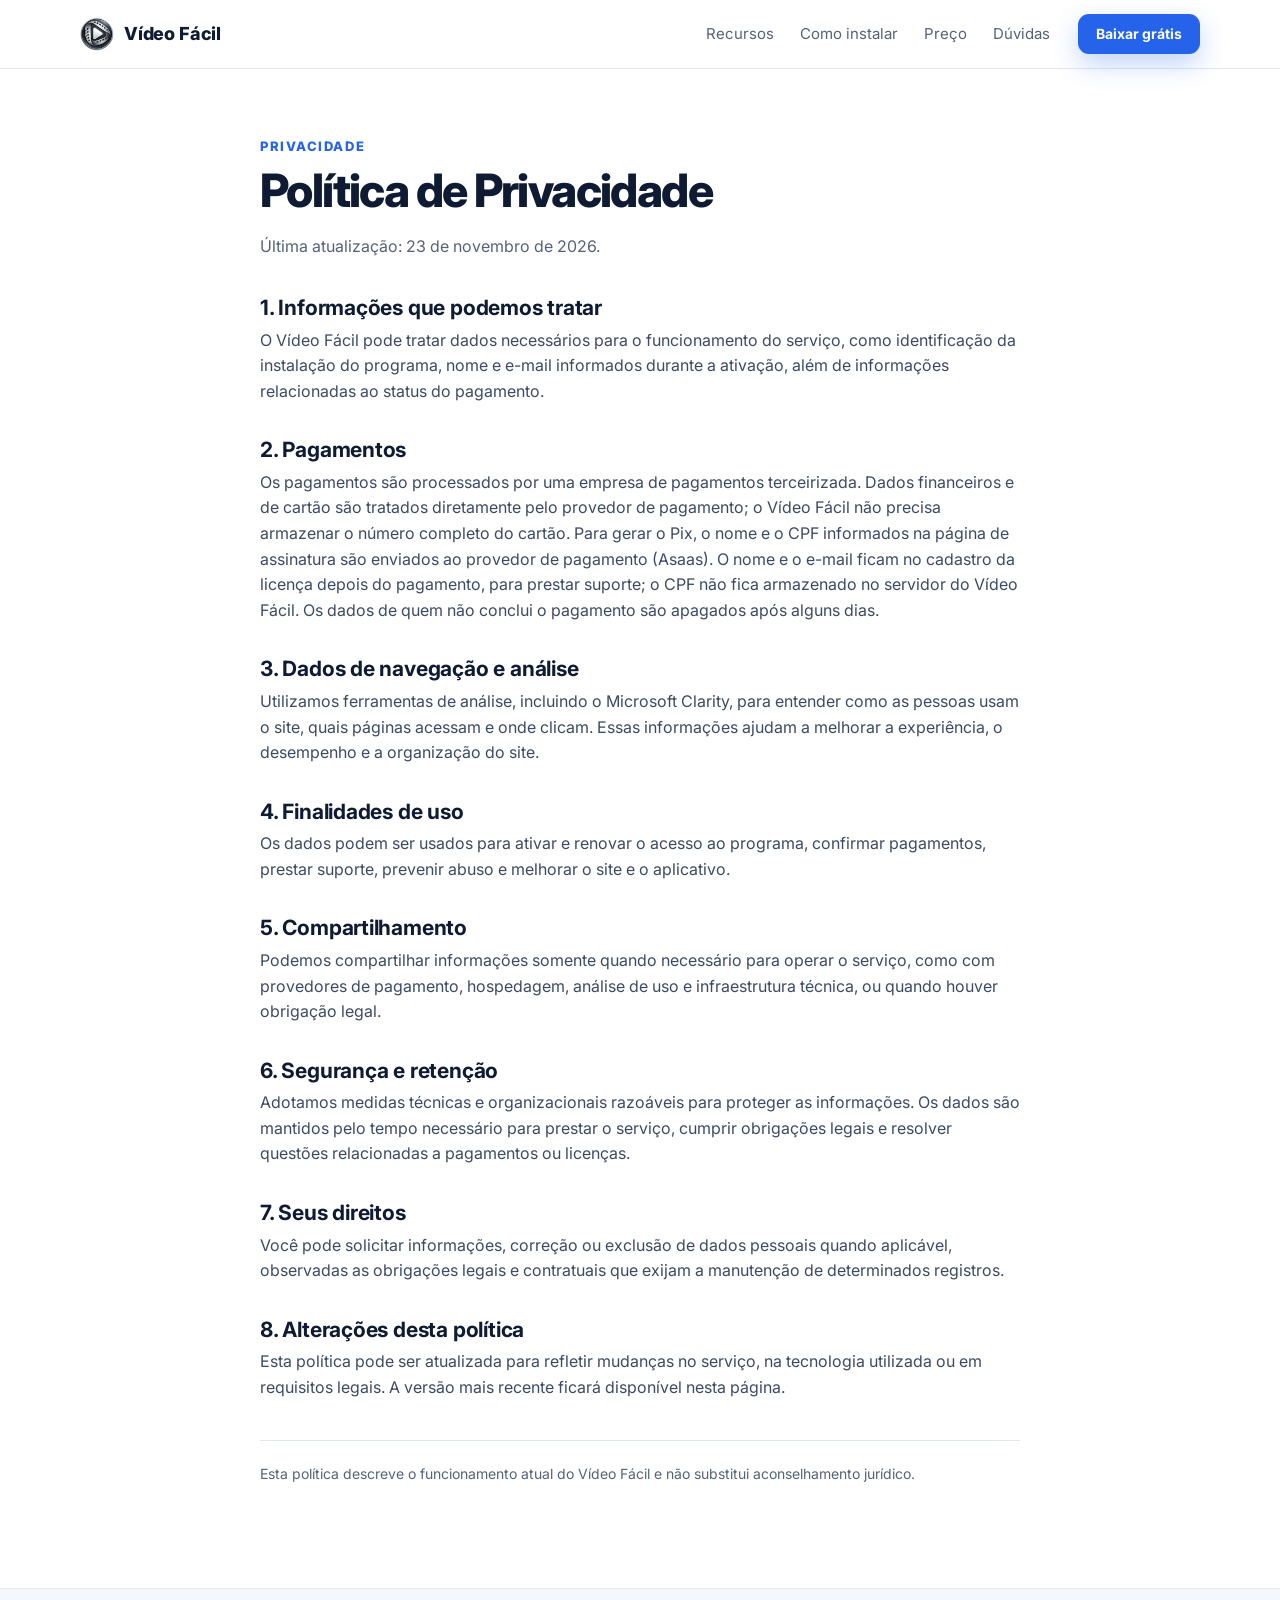
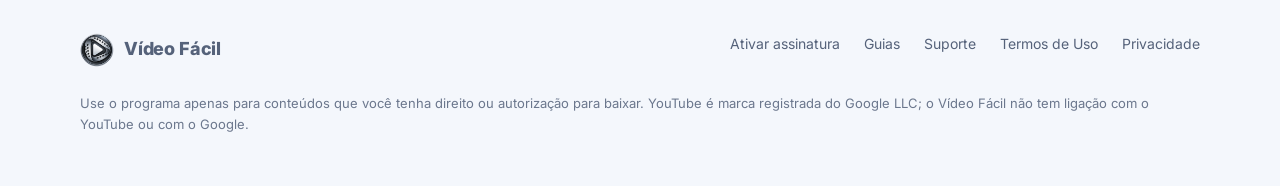
<file: politica-de-privacidade/index.html>
<!doctype html>
<html lang="pt-BR">
<head>
  <meta charset="utf-8">
  <meta name="viewport" content="width=device-width, initial-scale=1">
  <title>Política de Privacidade | Vídeo Fácil</title>
  <meta name="description" content="Como o Vídeo Fácil trata dados de instalação, pagamento e navegação.">
  <link rel="canonical" href="https://videofacilapp.com.br/politica-de-privacidade/">
  <meta name="theme-color" content="#0f3fbf">
  <link rel="icon" type="image/png" href="../favicon.png">
  <link rel="preconnect" href="https://fonts.googleapis.com">
  <link rel="preconnect" href="https://fonts.gstatic.com" crossorigin>
  <link href="https://fonts.googleapis.com/css2?family=Inter:wght@400;500;600;700;800&display=swap" rel="stylesheet">
  <link rel="stylesheet" href="../css/site.css?v=3">
  <link rel="stylesheet" href="../css/azul.css?v=12">
</head>
<body>
<header class="nav">
  <div class="container nav-inner">
    <a class="brand" href="../" aria-label="Vídeo Fácil, início"><img src="../img/icone.png" alt="" width="34" height="34">Vídeo Fácil</a>
    <nav class="nav-links" aria-label="Seções">
      <a href="../#recursos">Recursos</a>
      <a href="../#como-instalar">Como instalar</a>
      <a href="../#preco">Preço</a>
      <a href="../#faq">Dúvidas</a>
    </nav>
    <a class="btn btn-primary btn-sm" data-track="download_click" href="https://videofacilapp.com.br/baixar/Instalador-Video-Facil.exe">Baixar grátis</a>
  </div>
</header>
<main class="doc">
  <div class="container">
    <span class="eyebrow">Privacidade</span>
    <h1>Política de Privacidade</h1>
    <p class="updated">Última atualização: 23 de novembro de 2026.</p>
    <h2>1. Informações que podemos tratar</h2>
    <p>O Vídeo Fácil pode tratar dados necessários para o funcionamento do serviço, como identificação da instalação do programa, nome e e-mail informados durante a ativação, além de informações relacionadas ao status do pagamento.</p>
    <h2>2. Pagamentos</h2>
    <p>Os pagamentos são processados por uma empresa de pagamentos terceirizada. Dados financeiros e de cartão são tratados diretamente pelo provedor de pagamento; o Vídeo Fácil não precisa armazenar o número completo do cartão. Para gerar o Pix, o nome e o CPF informados na página de assinatura são enviados ao provedor de pagamento (Asaas). O nome e o e-mail ficam no cadastro da licença depois do pagamento, para prestar suporte; o CPF não fica armazenado no servidor do Vídeo Fácil. Os dados de quem não conclui o pagamento são apagados após alguns dias.</p>
    <h2>3. Dados de navegação e análise</h2>
    <p>Utilizamos ferramentas de análise, incluindo o Microsoft Clarity, para entender como as pessoas usam o site, quais páginas acessam e onde clicam. Essas informações ajudam a melhorar a experiência, o desempenho e a organização do site.</p>
    <h2>4. Finalidades de uso</h2>
    <p>Os dados podem ser usados para ativar e renovar o acesso ao programa, confirmar pagamentos, prestar suporte, prevenir abuso e melhorar o site e o aplicativo.</p>
    <h2>5. Compartilhamento</h2>
    <p>Podemos compartilhar informações somente quando necessário para operar o serviço, como com provedores de pagamento, hospedagem, análise de uso e infraestrutura técnica, ou quando houver obrigação legal.</p>
    <h2>6. Segurança e retenção</h2>
    <p>Adotamos medidas técnicas e organizacionais razoáveis para proteger as informações. Os dados são mantidos pelo tempo necessário para prestar o serviço, cumprir obrigações legais e resolver questões relacionadas a pagamentos ou licenças.</p>
    <h2>7. Seus direitos</h2>
    <p>Você pode solicitar informações, correção ou exclusão de dados pessoais quando aplicável, observadas as obrigações legais e contratuais que exijam a manutenção de determinados registros.</p>
    <h2>8. Alterações desta política</h2>
    <p>Esta política pode ser atualizada para refletir mudanças no serviço, na tecnologia utilizada ou em requisitos legais. A versão mais recente ficará disponível nesta página.</p>
    <p class="fine">Esta política descreve o funcionamento atual do Vídeo Fácil e não substitui aconselhamento jurídico.</p>
  </div>
</main>
<footer>
  <div class="container">
    <div class="foot">
      <a class="brand" href="../"><img src="../img/icone.png" alt="" width="30" height="30">Vídeo Fácil</a>
      <nav class="foot-links" aria-label="Links do rodapé">
        <a href="../assinar/" data-track="activate_click">Ativar assinatura</a>
        <a href="../ajuda/">Guias</a>
        <a href="../suporte/">Suporte</a>
        <a href="../termos-de-uso/">Termos de Uso</a>
        <a href="../politica-de-privacidade/">Privacidade</a>
      </nav>
    </div>
    <p class="disclaimer">Use o programa apenas para conteúdos que você tenha direito ou autorização para baixar. YouTube é marca registrada do Google LLC; o Vídeo Fácil não tem ligação com o YouTube ou com o Google.</p>
  </div>
</footer>
<script src="../js/site.js?v=2" defer></script>
</body>
</html>
</file>
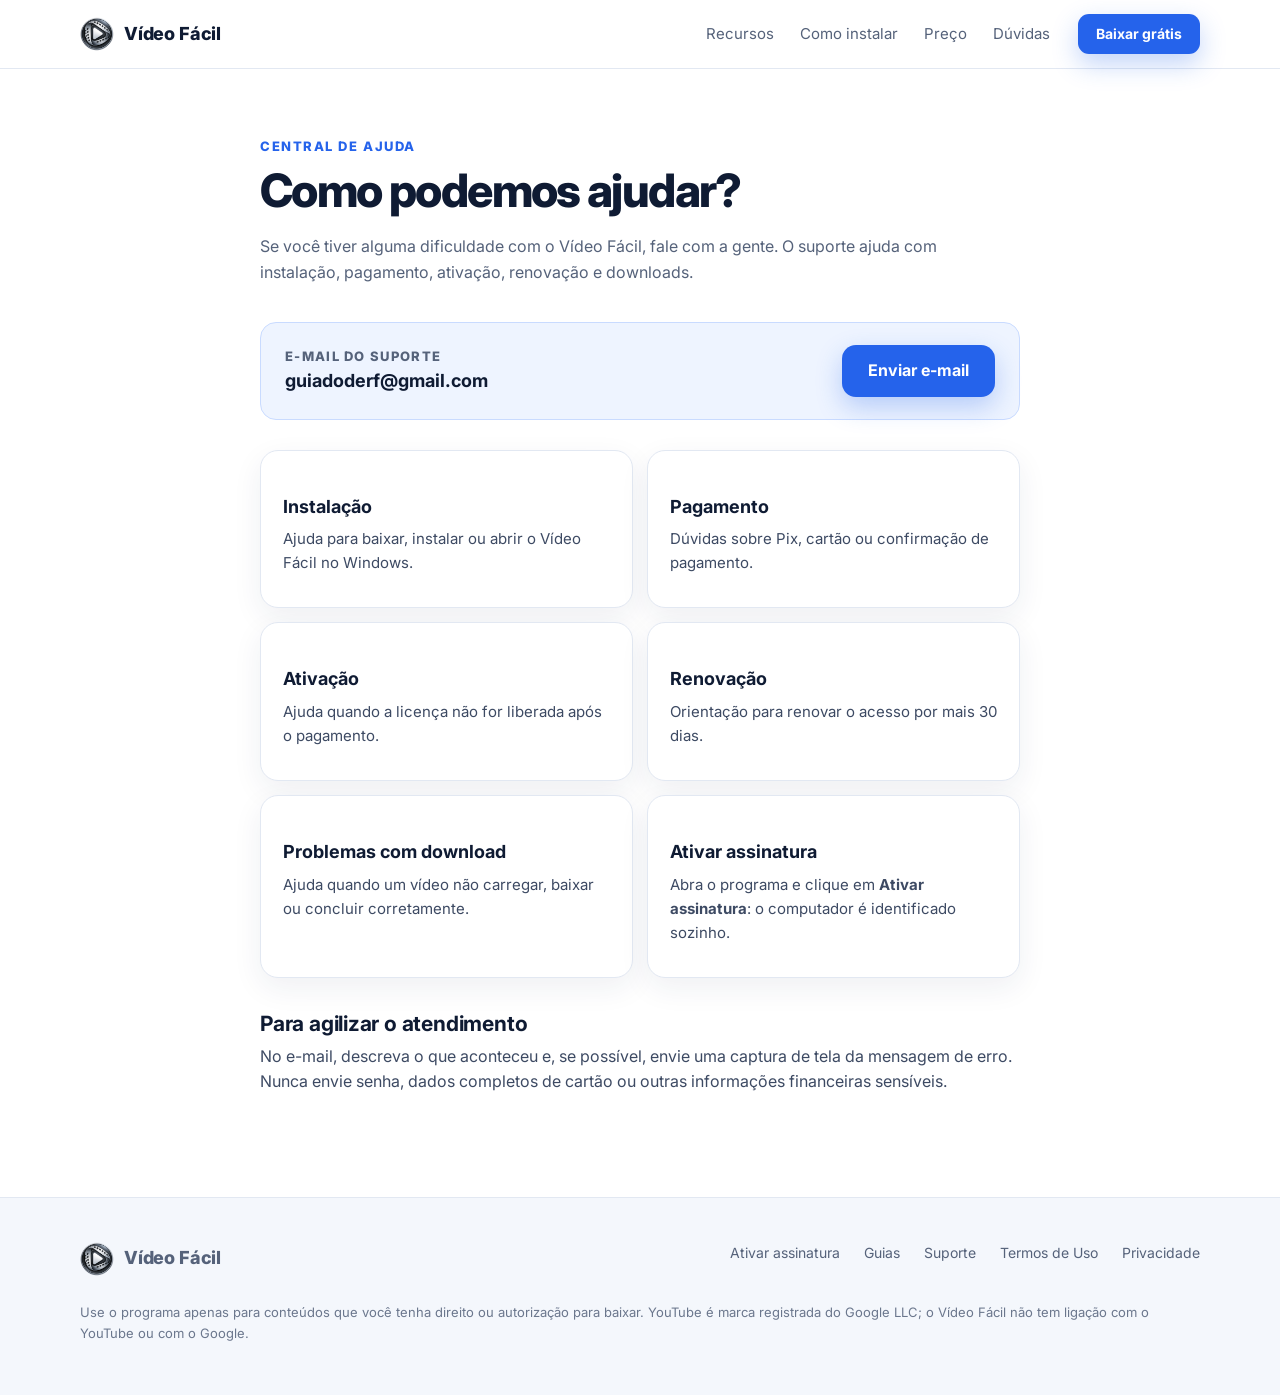
<file: suporte/index.html>
<!doctype html>
<html lang="pt-BR">
<head>
  <meta charset="utf-8">
  <meta name="viewport" content="width=device-width, initial-scale=1">
  <title>Suporte | Vídeo Fácil</title>
  <meta name="description" content="Fale com o suporte do Vídeo Fácil: instalação, pagamento, ativação, renovação e downloads.">
  <link rel="canonical" href="https://videofacilapp.com.br/suporte/">
  <meta name="theme-color" content="#0f3fbf">
  <link rel="icon" type="image/png" href="../favicon.png">
  <link rel="preconnect" href="https://fonts.googleapis.com">
  <link rel="preconnect" href="https://fonts.gstatic.com" crossorigin>
  <link href="https://fonts.googleapis.com/css2?family=Inter:wght@400;500;600;700;800&display=swap" rel="stylesheet">
  <link rel="stylesheet" href="../css/site.css?v=3">
  <link rel="stylesheet" href="../css/azul.css?v=12">
</head>
<body>
<header class="nav">
  <div class="container nav-inner">
    <a class="brand" href="../" aria-label="Vídeo Fácil, início"><img src="../img/icone.png" alt="" width="34" height="34">Vídeo Fácil</a>
    <nav class="nav-links" aria-label="Seções">
      <a href="../#recursos">Recursos</a>
      <a href="../#como-instalar">Como instalar</a>
      <a href="../#preco">Preço</a>
      <a href="../#faq">Dúvidas</a>
    </nav>
    <a class="btn btn-primary btn-sm" data-track="download_click" href="https://videofacilapp.com.br/baixar/Instalador-Video-Facil.exe">Baixar grátis</a>
  </div>
</header>
<main class="doc">
  <div class="container">
    <span class="eyebrow">Central de ajuda</span>
    <h1>Como podemos ajudar?</h1>
    <p class="updated">Se você tiver alguma dificuldade com o Vídeo Fácil, fale com a gente. O suporte ajuda com instalação, pagamento, ativação, renovação e downloads.</p>
    <div class="mail-box">
      <div><div class="price-label">E-mail do suporte</div><strong>guiadoderf@gmail.com</strong></div>
      <a class="btn btn-primary" href="mailto:guiadoderf@gmail.com?subject=Suporte%20V%C3%ADdeo%20F%C3%A1cil">Enviar e-mail</a>
    </div>
    <div class="help-grid">
      <div class="card"><h3>Instalação</h3><p>Ajuda para baixar, instalar ou abrir o Vídeo Fácil no Windows.</p></div>
      <div class="card"><h3>Pagamento</h3><p>Dúvidas sobre Pix, cartão ou confirmação de pagamento.</p></div>
      <div class="card"><h3>Ativação</h3><p>Ajuda quando a licença não for liberada após o pagamento.</p></div>
      <div class="card"><h3>Renovação</h3><p>Orientação para renovar o acesso por mais 30 dias.</p></div>
      <div class="card"><h3>Problemas com download</h3><p>Ajuda quando um vídeo não carregar, baixar ou concluir corretamente.</p></div>
      <div class="card"><h3>Ativar assinatura</h3><p>Abra o programa e clique em <strong>Ativar assinatura</strong>: o computador é identificado sozinho.</p></div>
    </div>
    <h2>Para agilizar o atendimento</h2>
    <p>No e-mail, descreva o que aconteceu e, se possível, envie uma captura de tela da mensagem de erro. Nunca envie senha, dados completos de cartão ou outras informações financeiras sensíveis.</p>
  </div>
</main>
<footer>
  <div class="container">
    <div class="foot">
      <a class="brand" href="../"><img src="../img/icone.png" alt="" width="30" height="30">Vídeo Fácil</a>
      <nav class="foot-links" aria-label="Links do rodapé">
        <a href="../assinar/" data-track="activate_click">Ativar assinatura</a>
        <a href="../ajuda/">Guias</a>
        <a href="../suporte/">Suporte</a>
        <a href="../termos-de-uso/">Termos de Uso</a>
        <a href="../politica-de-privacidade/">Privacidade</a>
      </nav>
    </div>
    <p class="disclaimer">Use o programa apenas para conteúdos que você tenha direito ou autorização para baixar. YouTube é marca registrada do Google LLC; o Vídeo Fácil não tem ligação com o YouTube ou com o Google.</p>
  </div>
</footer>
<script src="../js/site.js?v=2" defer></script>
</body>
</html>
</file>
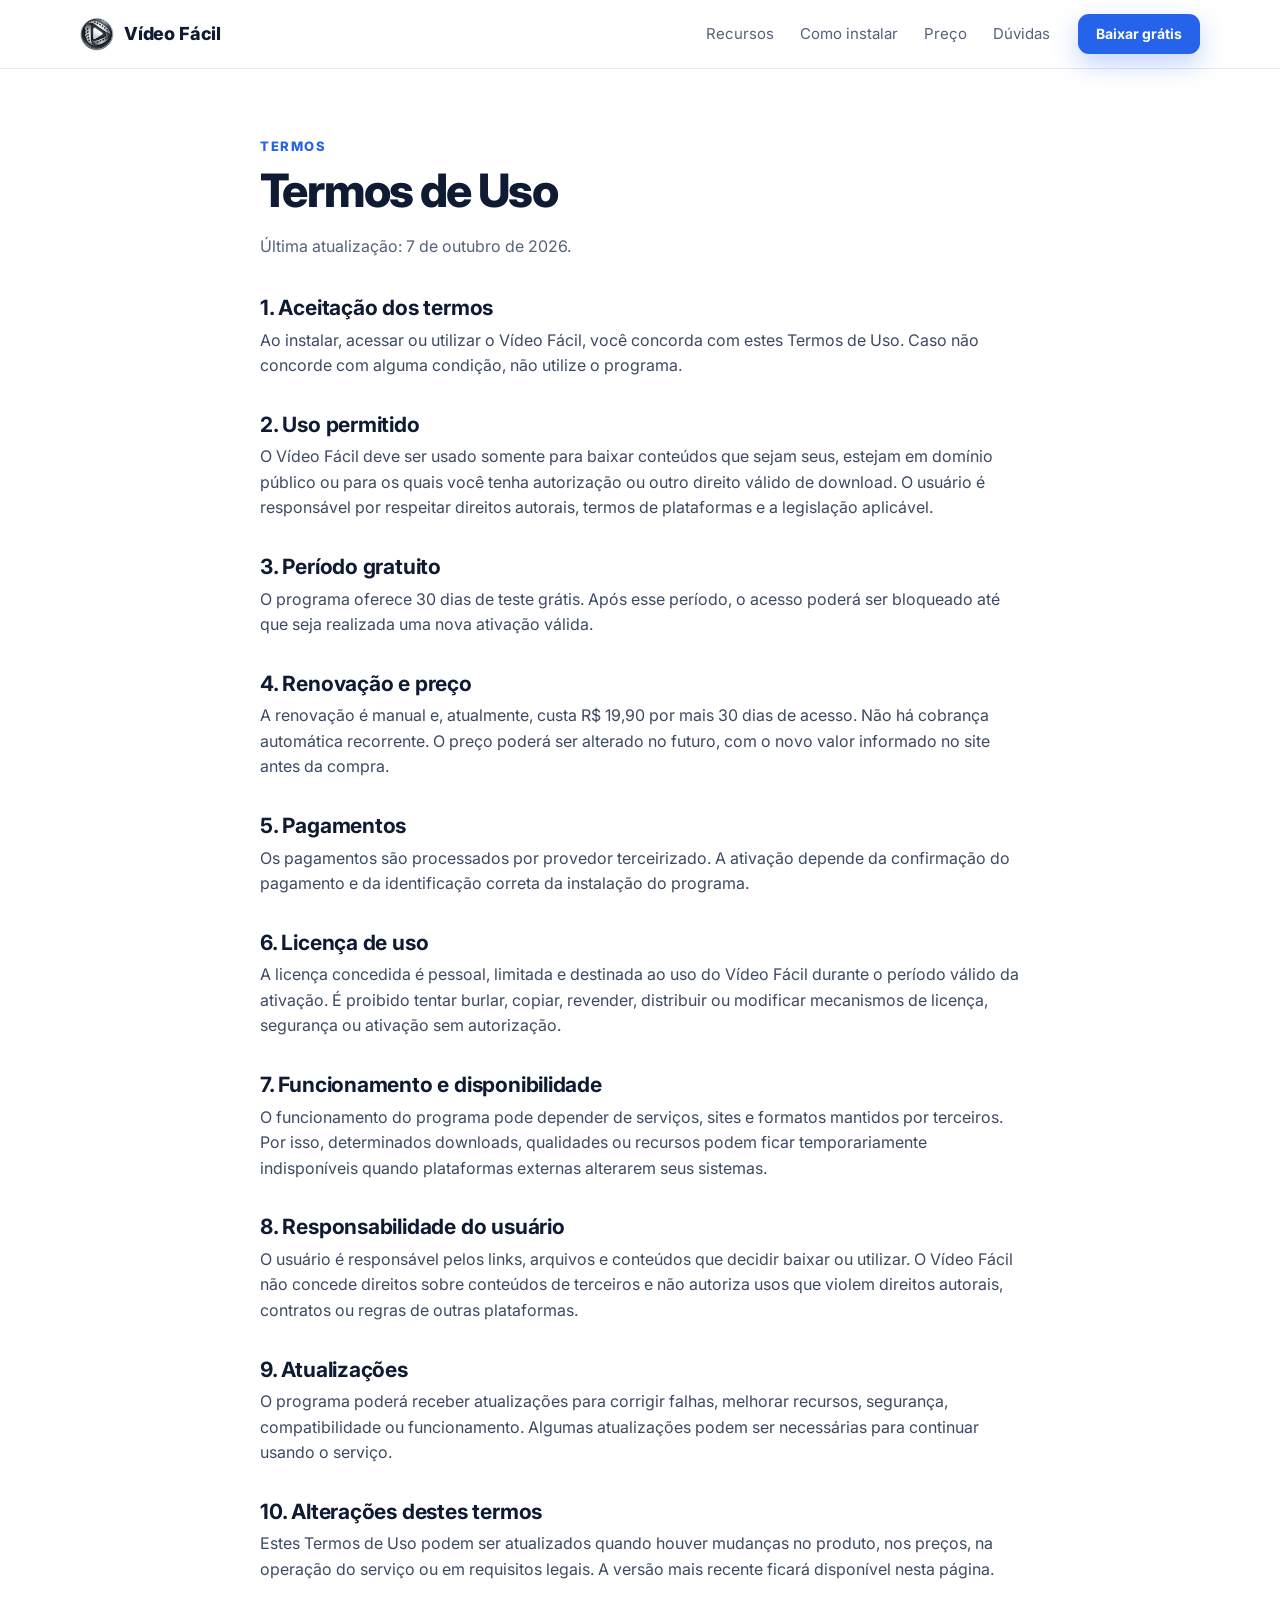
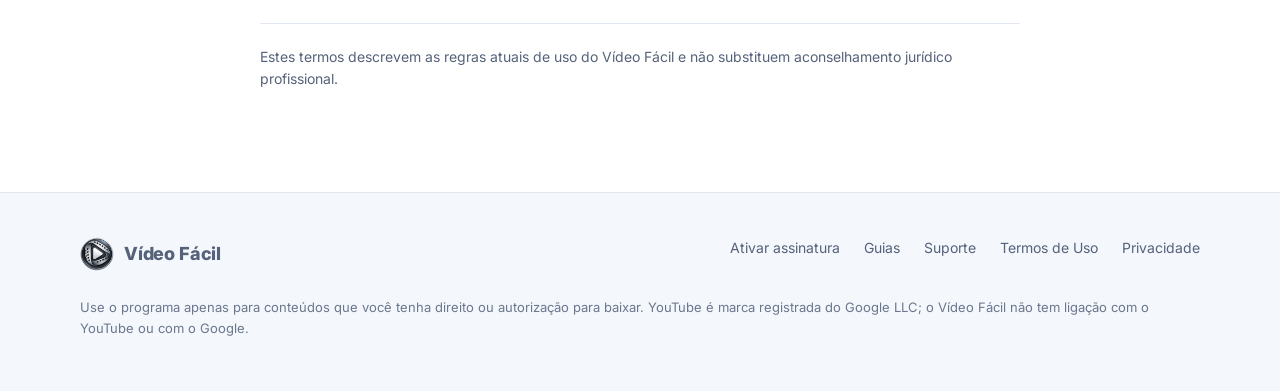
<file: termos-de-uso/index.html>
<!doctype html>
<html lang="pt-BR">
<head>
  <meta charset="utf-8">
  <meta name="viewport" content="width=device-width, initial-scale=1">
  <title>Termos de Uso | Vídeo Fácil</title>
  <meta name="description" content="Termos de Uso do Vídeo Fácil: uso permitido, período grátis, renovação e licença.">
  <link rel="canonical" href="https://videofacilapp.com.br/termos-de-uso/">
  <meta name="theme-color" content="#0f3fbf">
  <link rel="icon" type="image/png" href="../favicon.png">
  <link rel="preconnect" href="https://fonts.googleapis.com">
  <link rel="preconnect" href="https://fonts.gstatic.com" crossorigin>
  <link href="https://fonts.googleapis.com/css2?family=Inter:wght@400;500;600;700;800&display=swap" rel="stylesheet">
  <link rel="stylesheet" href="../css/site.css?v=3">
  <link rel="stylesheet" href="../css/azul.css?v=12">
</head>
<body>
<header class="nav">
  <div class="container nav-inner">
    <a class="brand" href="../" aria-label="Vídeo Fácil, início"><img src="../img/icone.png" alt="" width="34" height="34">Vídeo Fácil</a>
    <nav class="nav-links" aria-label="Seções">
      <a href="../#recursos">Recursos</a>
      <a href="../#como-instalar">Como instalar</a>
      <a href="../#preco">Preço</a>
      <a href="../#faq">Dúvidas</a>
    </nav>
    <a class="btn btn-primary btn-sm" data-track="download_click" href="https://videofacilapp.com.br/baixar/Instalador-Video-Facil.exe">Baixar grátis</a>
  </div>
</header>
<main class="doc">
  <div class="container">
    <span class="eyebrow">Termos</span>
    <h1>Termos de Uso</h1>
    <p class="updated">Última atualização: 7 de outubro de 2026.</p>
    <h2>1. Aceitação dos termos</h2>
    <p>Ao instalar, acessar ou utilizar o Vídeo Fácil, você concorda com estes Termos de Uso. Caso não concorde com alguma condição, não utilize o programa.</p>
    <h2>2. Uso permitido</h2>
    <p>O Vídeo Fácil deve ser usado somente para baixar conteúdos que sejam seus, estejam em domínio público ou para os quais você tenha autorização ou outro direito válido de download. O usuário é responsável por respeitar direitos autorais, termos de plataformas e a legislação aplicável.</p>
    <h2>3. Período gratuito</h2>
    <p>O programa oferece 30 dias de teste grátis. Após esse período, o acesso poderá ser bloqueado até que seja realizada uma nova ativação válida.</p>
    <h2>4. Renovação e preço</h2>
    <p>A renovação é manual e, atualmente, custa R$ 19,90 por mais 30 dias de acesso. Não há cobrança automática recorrente. O preço poderá ser alterado no futuro, com o novo valor informado no site antes da compra.</p>
    <h2>5. Pagamentos</h2>
    <p>Os pagamentos são processados por provedor terceirizado. A ativação depende da confirmação do pagamento e da identificação correta da instalação do programa.</p>
    <h2>6. Licença de uso</h2>
    <p>A licença concedida é pessoal, limitada e destinada ao uso do Vídeo Fácil durante o período válido da ativação. É proibido tentar burlar, copiar, revender, distribuir ou modificar mecanismos de licença, segurança ou ativação sem autorização.</p>
    <h2>7. Funcionamento e disponibilidade</h2>
    <p>O funcionamento do programa pode depender de serviços, sites e formatos mantidos por terceiros. Por isso, determinados downloads, qualidades ou recursos podem ficar temporariamente indisponíveis quando plataformas externas alterarem seus sistemas.</p>
    <h2>8. Responsabilidade do usuário</h2>
    <p>O usuário é responsável pelos links, arquivos e conteúdos que decidir baixar ou utilizar. O Vídeo Fácil não concede direitos sobre conteúdos de terceiros e não autoriza usos que violem direitos autorais, contratos ou regras de outras plataformas.</p>
    <h2>9. Atualizações</h2>
    <p>O programa poderá receber atualizações para corrigir falhas, melhorar recursos, segurança, compatibilidade ou funcionamento. Algumas atualizações podem ser necessárias para continuar usando o serviço.</p>
    <h2>10. Alterações destes termos</h2>
    <p>Estes Termos de Uso podem ser atualizados quando houver mudanças no produto, nos preços, na operação do serviço ou em requisitos legais. A versão mais recente ficará disponível nesta página.</p>
    <p class="fine">Estes termos descrevem as regras atuais de uso do Vídeo Fácil e não substituem aconselhamento jurídico profissional.</p>
  </div>
</main>
<footer>
  <div class="container">
    <div class="foot">
      <a class="brand" href="../"><img src="../img/icone.png" alt="" width="30" height="30">Vídeo Fácil</a>
      <nav class="foot-links" aria-label="Links do rodapé">
        <a href="../assinar/" data-track="activate_click">Ativar assinatura</a>
        <a href="../ajuda/">Guias</a>
        <a href="../suporte/">Suporte</a>
        <a href="../termos-de-uso/">Termos de Uso</a>
        <a href="../politica-de-privacidade/">Privacidade</a>
      </nav>
    </div>
    <p class="disclaimer">Use o programa apenas para conteúdos que você tenha direito ou autorização para baixar. YouTube é marca registrada do Google LLC; o Vídeo Fácil não tem ligação com o YouTube ou com o Google.</p>
  </div>
</footer>
<script src="../js/site.js?v=2" defer></script>
</body>
</html>
</file>
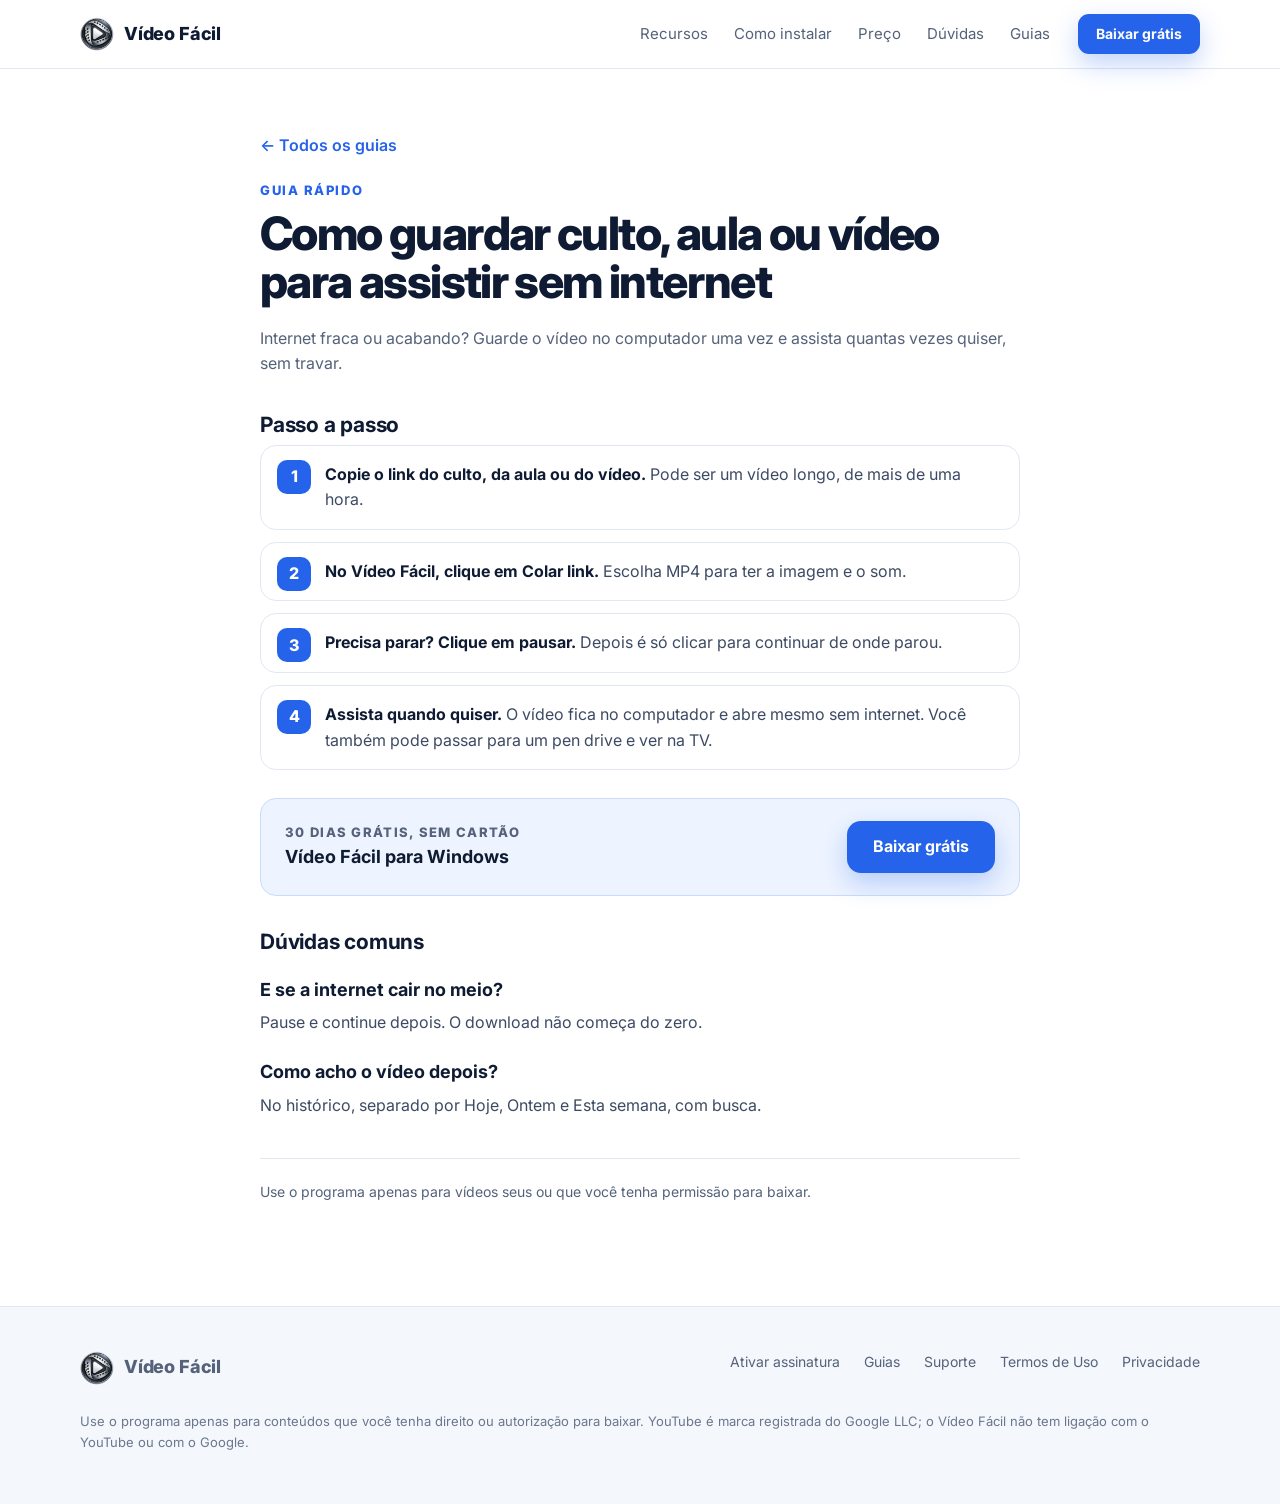
<file: ajuda/assistir-sem-internet/index.html>
<!doctype html>
<html lang="pt-BR">
<head>
  <meta charset="utf-8">
  <meta name="viewport" content="width=device-width, initial-scale=1">
  <title>Como guardar culto, aula ou vídeo para assistir sem internet | Vídeo Fácil</title>
  <meta name="description" content="Guarde no computador cultos, aulas e vídeos que você tem permissão para baixar e assista quando quiser, mesmo sem internet.">
  <link rel="canonical" href="https://videofacilapp.com.br/ajuda/assistir-sem-internet/">
  <meta name="theme-color" content="#0f3fbf">
  <link rel="icon" type="image/png" href="../../favicon.png">
  <link rel="preconnect" href="https://fonts.googleapis.com">
  <link rel="preconnect" href="https://fonts.gstatic.com" crossorigin>
  <link href="https://fonts.googleapis.com/css2?family=Inter:wght@400;500;600;700;800&display=swap" rel="stylesheet">
  <link rel="stylesheet" href="../../css/site.css?v=3">
  <link rel="stylesheet" href="../../css/azul.css?v=12">
</head>
<body>
<header class="nav">
  <div class="container nav-inner">
    <a class="brand" href="../../" aria-label="Vídeo Fácil, início"><img src="../../img/icone.png" alt="" width="34" height="34">Vídeo Fácil</a>
    <nav class="nav-links" aria-label="Seções">
      <a href="../../#recursos">Recursos</a>
      <a href="../../#como-instalar">Como instalar</a>
      <a href="../../#preco">Preço</a>
      <a href="../../#faq">Dúvidas</a>
      <a href="../../ajuda/">Guias</a>
    </nav>
    <a class="btn btn-primary btn-sm" data-track="download_click" href="https://videofacilapp.com.br/baixar/Instalador-Video-Facil.exe">Baixar grátis</a>
  </div>
</header>
<main class="doc">
  <div class="container">
    <a class="voltar" href="../">← Todos os guias</a>
    <span class="eyebrow">Guia rápido</span>
    <h1>Como guardar culto, aula ou vídeo para assistir sem internet</h1>
    <p class="updated">Internet fraca ou acabando? Guarde o vídeo no computador uma vez e assista quantas vezes quiser, sem travar.</p>
    <h2>Passo a passo</h2>
    <ol class="passos">
      <li><b>Copie o link do culto, da aula ou do vídeo.</b> Pode ser um vídeo longo, de mais de uma hora.</li>
      <li><b>No Vídeo Fácil, clique em Colar link.</b> Escolha MP4 para ter a imagem e o som.</li>
      <li><b>Precisa parar? Clique em pausar.</b> Depois é só clicar para continuar de onde parou.</li>
      <li><b>Assista quando quiser.</b> O vídeo fica no computador e abre mesmo sem internet. Você também pode passar para um pen drive e ver na TV.</li>
    </ol>
    <div class="mail-box">
      <div><div class="price-label">30 dias grátis, sem cartão</div><strong>Vídeo Fácil para Windows</strong></div>
      <a class="btn btn-primary" data-track="download_click" href="https://videofacilapp.com.br/baixar/Instalador-Video-Facil.exe">Baixar grátis</a>
    </div>
    <h2>Dúvidas comuns</h2>
    <h3>E se a internet cair no meio?</h3>
    <p>Pause e continue depois. O download não começa do zero.</p>
    <h3>Como acho o vídeo depois?</h3>
    <p>No histórico, separado por Hoje, Ontem e Esta semana, com busca.</p>
    <p class="fine">Use o programa apenas para vídeos seus ou que você tenha permissão para baixar.</p>
  </div>
</main>
<footer>
  <div class="container">
    <div class="foot">
      <a class="brand" href="../../"><img src="../../img/icone.png" alt="" width="30" height="30">Vídeo Fácil</a>
      <nav class="foot-links" aria-label="Links do rodapé">
        <a href="../../assinar/" data-track="activate_click">Ativar assinatura</a>
        <a href="../../ajuda/">Guias</a>
        <a href="../../suporte/">Suporte</a>
        <a href="../../termos-de-uso/">Termos de Uso</a>
        <a href="../../politica-de-privacidade/">Privacidade</a>
      </nav>
    </div>
    <p class="disclaimer">Use o programa apenas para conteúdos que você tenha direito ou autorização para baixar. YouTube é marca registrada do Google LLC; o Vídeo Fácil não tem ligação com o YouTube ou com o Google.</p>
  </div>
</footer>
<script src="../../js/site.js?v=2" defer></script>
</body>
</html>
</file>
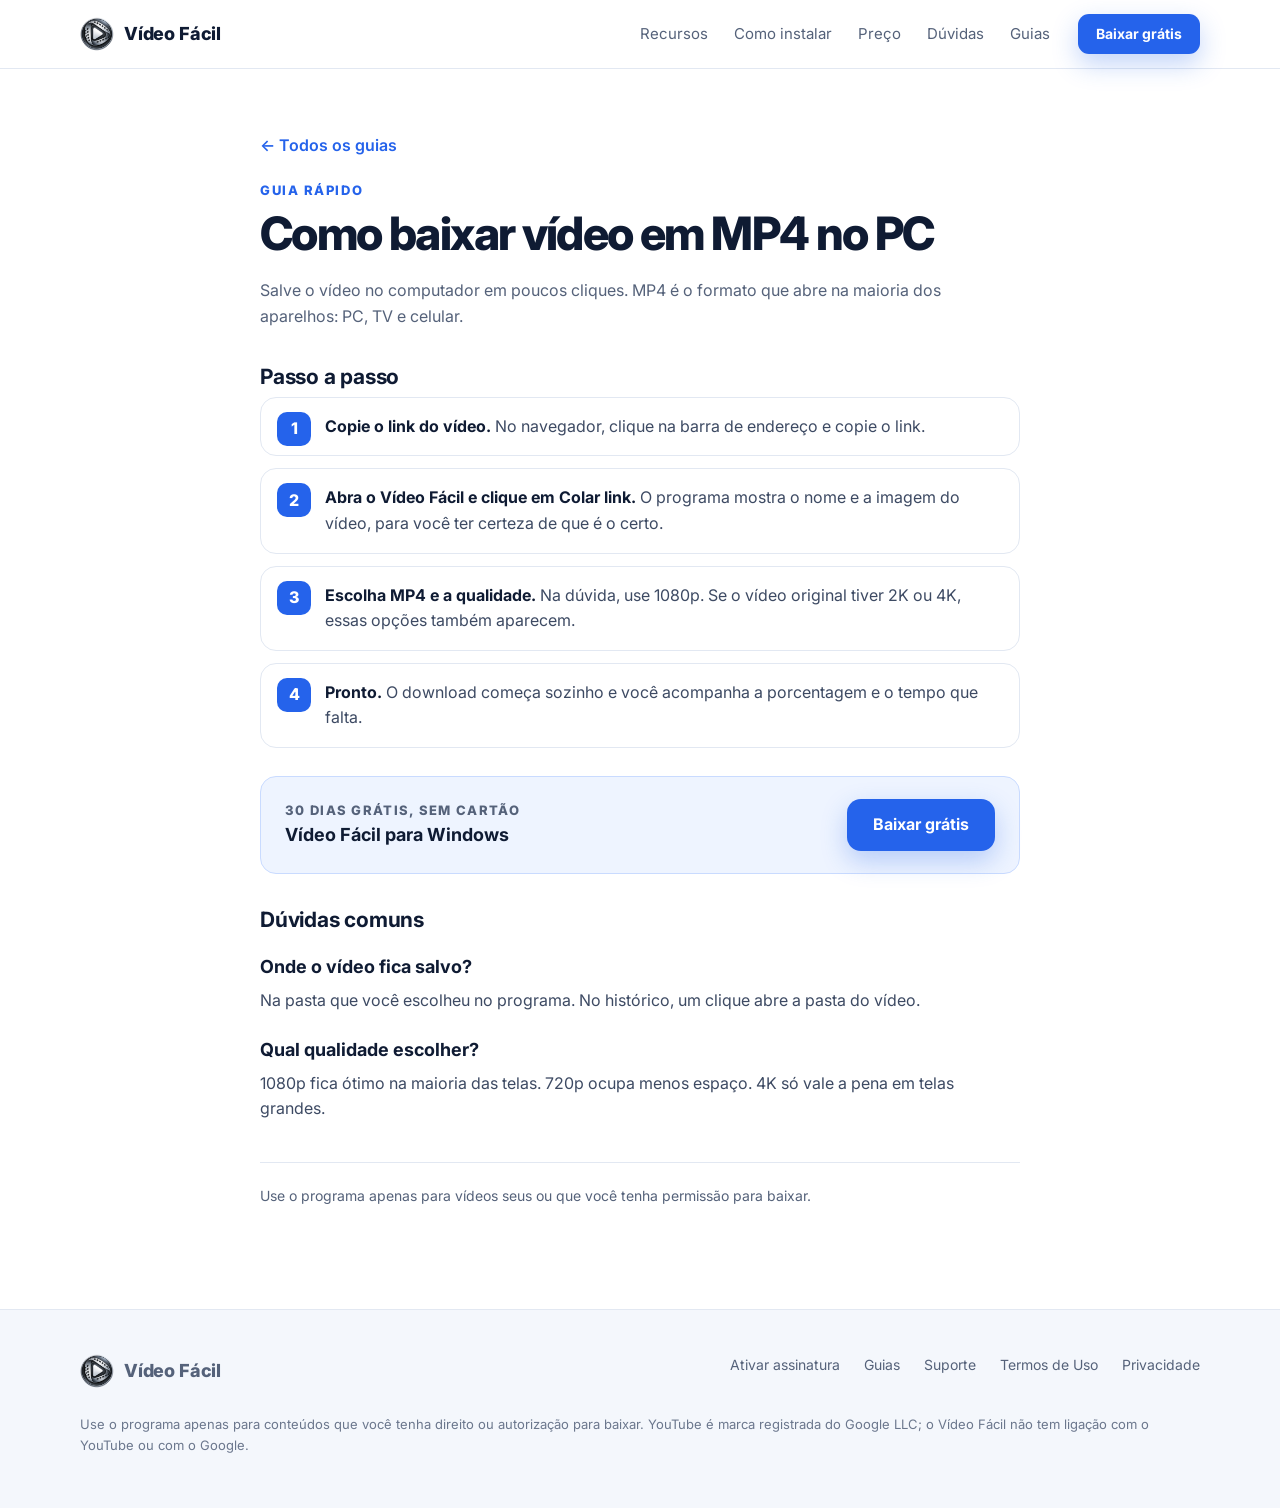
<file: ajuda/baixar-video-mp4-no-pc/index.html>
<!doctype html>
<html lang="pt-BR">
<head>
  <meta charset="utf-8">
  <meta name="viewport" content="width=device-width, initial-scale=1">
  <title>Como baixar vídeo em MP4 no PC | Vídeo Fácil</title>
  <meta name="description" content="Passo a passo simples para salvar seus vídeos em MP4 no computador com Windows, em até 4K.">
  <link rel="canonical" href="https://videofacilapp.com.br/ajuda/baixar-video-mp4-no-pc/">
  <meta name="theme-color" content="#0f3fbf">
  <link rel="icon" type="image/png" href="../../favicon.png">
  <link rel="preconnect" href="https://fonts.googleapis.com">
  <link rel="preconnect" href="https://fonts.gstatic.com" crossorigin>
  <link href="https://fonts.googleapis.com/css2?family=Inter:wght@400;500;600;700;800&display=swap" rel="stylesheet">
  <link rel="stylesheet" href="../../css/site.css?v=3">
  <link rel="stylesheet" href="../../css/azul.css?v=12">
</head>
<body>
<header class="nav">
  <div class="container nav-inner">
    <a class="brand" href="../../" aria-label="Vídeo Fácil, início"><img src="../../img/icone.png" alt="" width="34" height="34">Vídeo Fácil</a>
    <nav class="nav-links" aria-label="Seções">
      <a href="../../#recursos">Recursos</a>
      <a href="../../#como-instalar">Como instalar</a>
      <a href="../../#preco">Preço</a>
      <a href="../../#faq">Dúvidas</a>
      <a href="../../ajuda/">Guias</a>
    </nav>
    <a class="btn btn-primary btn-sm" data-track="download_click" href="https://videofacilapp.com.br/baixar/Instalador-Video-Facil.exe">Baixar grátis</a>
  </div>
</header>
<main class="doc">
  <div class="container">
    <a class="voltar" href="../">← Todos os guias</a>
    <span class="eyebrow">Guia rápido</span>
    <h1>Como baixar vídeo em MP4 no PC</h1>
    <p class="updated">Salve o vídeo no computador em poucos cliques. MP4 é o formato que abre na maioria dos aparelhos: PC, TV e celular.</p>
    <h2>Passo a passo</h2>
    <ol class="passos">
      <li><b>Copie o link do vídeo.</b> No navegador, clique na barra de endereço e copie o link.</li>
      <li><b>Abra o Vídeo Fácil e clique em Colar link.</b> O programa mostra o nome e a imagem do vídeo, para você ter certeza de que é o certo.</li>
      <li><b>Escolha MP4 e a qualidade.</b> Na dúvida, use 1080p. Se o vídeo original tiver 2K ou 4K, essas opções também aparecem.</li>
      <li><b>Pronto.</b> O download começa sozinho e você acompanha a porcentagem e o tempo que falta.</li>
    </ol>
    <div class="mail-box">
      <div><div class="price-label">30 dias grátis, sem cartão</div><strong>Vídeo Fácil para Windows</strong></div>
      <a class="btn btn-primary" data-track="download_click" href="https://videofacilapp.com.br/baixar/Instalador-Video-Facil.exe">Baixar grátis</a>
    </div>
    <h2>Dúvidas comuns</h2>
    <h3>Onde o vídeo fica salvo?</h3>
    <p>Na pasta que você escolheu no programa. No histórico, um clique abre a pasta do vídeo.</p>
    <h3>Qual qualidade escolher?</h3>
    <p>1080p fica ótimo na maioria das telas. 720p ocupa menos espaço. 4K só vale a pena em telas grandes.</p>
    <p class="fine">Use o programa apenas para vídeos seus ou que você tenha permissão para baixar.</p>
  </div>
</main>
<footer>
  <div class="container">
    <div class="foot">
      <a class="brand" href="../../"><img src="../../img/icone.png" alt="" width="30" height="30">Vídeo Fácil</a>
      <nav class="foot-links" aria-label="Links do rodapé">
        <a href="../../assinar/" data-track="activate_click">Ativar assinatura</a>
        <a href="../../ajuda/">Guias</a>
        <a href="../../suporte/">Suporte</a>
        <a href="../../termos-de-uso/">Termos de Uso</a>
        <a href="../../politica-de-privacidade/">Privacidade</a>
      </nav>
    </div>
    <p class="disclaimer">Use o programa apenas para conteúdos que você tenha direito ou autorização para baixar. YouTube é marca registrada do Google LLC; o Vídeo Fácil não tem ligação com o YouTube ou com o Google.</p>
  </div>
</footer>
<script src="../../js/site.js?v=2" defer></script>
</body>
</html>
</file>
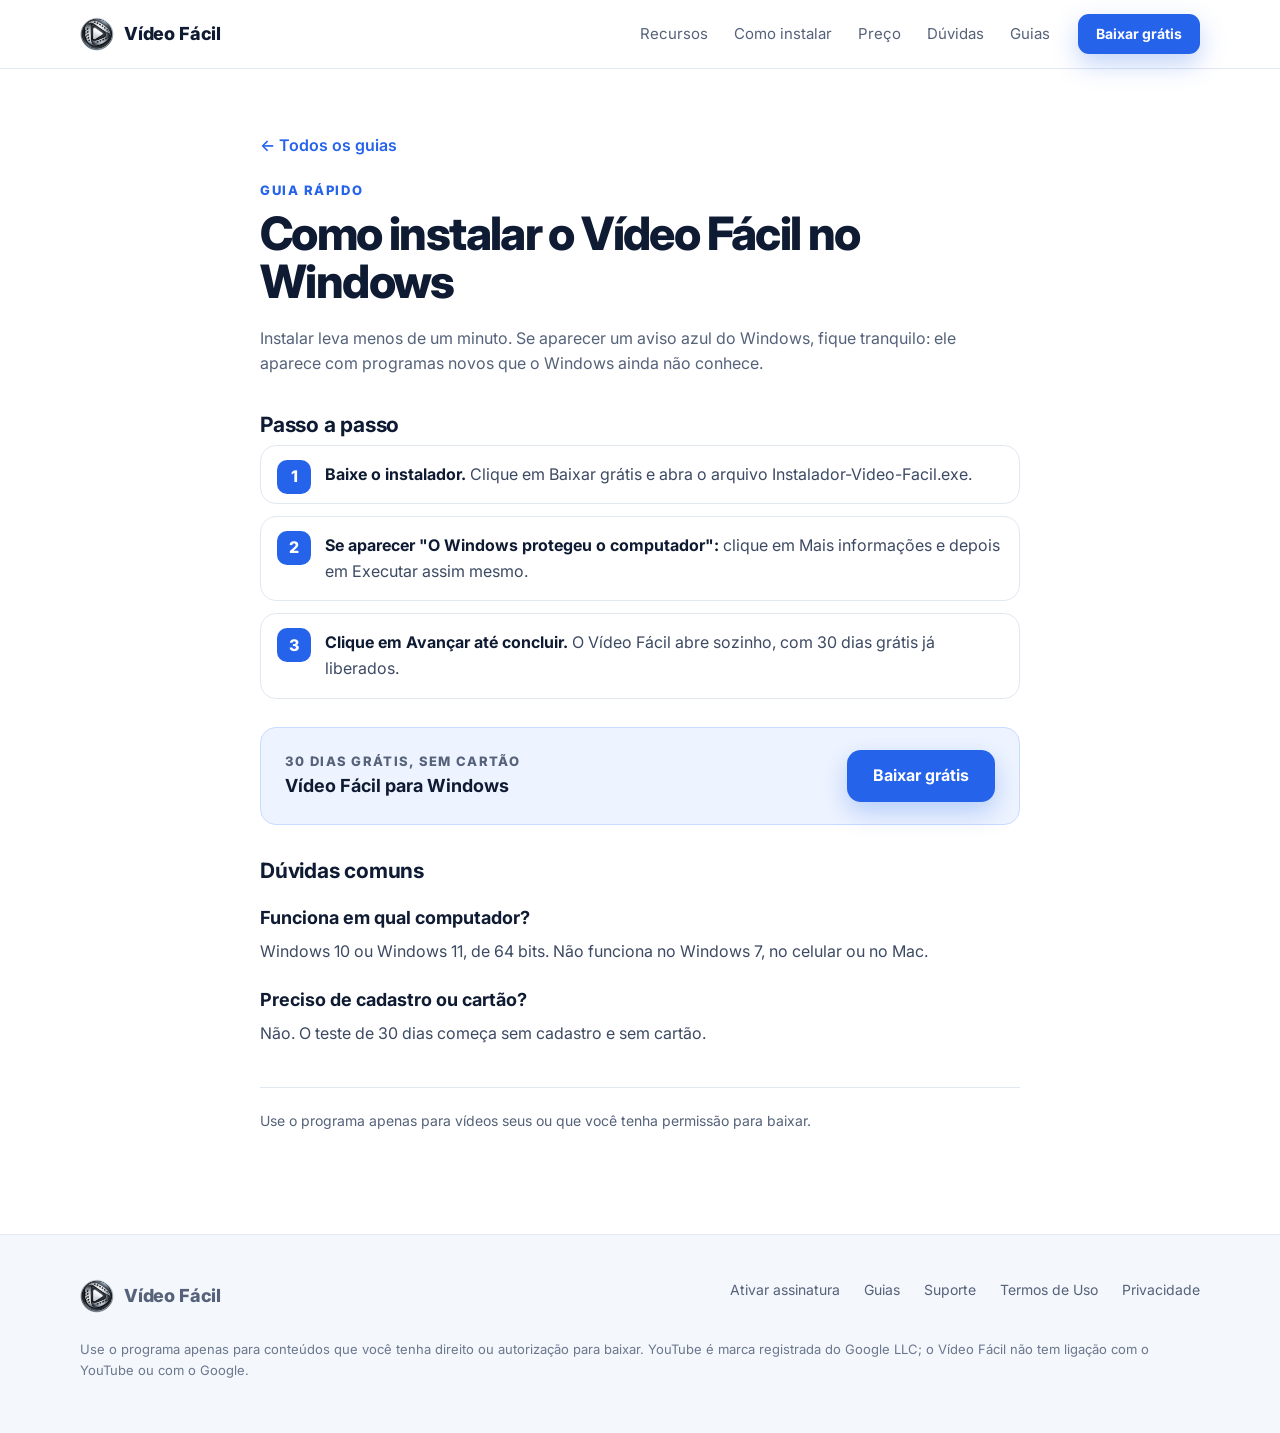
<file: ajuda/instalar-no-windows/index.html>
<!doctype html>
<html lang="pt-BR">
<head>
  <meta charset="utf-8">
  <meta name="viewport" content="width=device-width, initial-scale=1">
  <title>Como instalar o Vídeo Fácil no Windows | Vídeo Fácil</title>
  <meta name="description" content="Instale o Vídeo Fácil no Windows 10 ou 11 e veja o que fazer quando aparecer o aviso azul do Windows.">
  <link rel="canonical" href="https://videofacilapp.com.br/ajuda/instalar-no-windows/">
  <meta name="theme-color" content="#0f3fbf">
  <link rel="icon" type="image/png" href="../../favicon.png">
  <link rel="preconnect" href="https://fonts.googleapis.com">
  <link rel="preconnect" href="https://fonts.gstatic.com" crossorigin>
  <link href="https://fonts.googleapis.com/css2?family=Inter:wght@400;500;600;700;800&display=swap" rel="stylesheet">
  <link rel="stylesheet" href="../../css/site.css?v=3">
  <link rel="stylesheet" href="../../css/azul.css?v=12">
</head>
<body>
<header class="nav">
  <div class="container nav-inner">
    <a class="brand" href="../../" aria-label="Vídeo Fácil, início"><img src="../../img/icone.png" alt="" width="34" height="34">Vídeo Fácil</a>
    <nav class="nav-links" aria-label="Seções">
      <a href="../../#recursos">Recursos</a>
      <a href="../../#como-instalar">Como instalar</a>
      <a href="../../#preco">Preço</a>
      <a href="../../#faq">Dúvidas</a>
      <a href="../../ajuda/">Guias</a>
    </nav>
    <a class="btn btn-primary btn-sm" data-track="download_click" href="https://videofacilapp.com.br/baixar/Instalador-Video-Facil.exe">Baixar grátis</a>
  </div>
</header>
<main class="doc">
  <div class="container">
    <a class="voltar" href="../">← Todos os guias</a>
    <span class="eyebrow">Guia rápido</span>
    <h1>Como instalar o Vídeo Fácil no Windows</h1>
    <p class="updated">Instalar leva menos de um minuto. Se aparecer um aviso azul do Windows, fique tranquilo: ele aparece com programas novos que o Windows ainda não conhece.</p>
    <h2>Passo a passo</h2>
    <ol class="passos">
      <li><b>Baixe o instalador.</b> Clique em Baixar grátis e abra o arquivo Instalador-Video-Facil.exe.</li>
      <li><b>Se aparecer "O Windows protegeu o computador":</b> clique em Mais informações e depois em Executar assim mesmo.</li>
      <li><b>Clique em Avançar até concluir.</b> O Vídeo Fácil abre sozinho, com 30 dias grátis já liberados.</li>
    </ol>
    <div class="mail-box">
      <div><div class="price-label">30 dias grátis, sem cartão</div><strong>Vídeo Fácil para Windows</strong></div>
      <a class="btn btn-primary" data-track="download_click" href="https://videofacilapp.com.br/baixar/Instalador-Video-Facil.exe">Baixar grátis</a>
    </div>
    <h2>Dúvidas comuns</h2>
    <h3>Funciona em qual computador?</h3>
    <p>Windows 10 ou Windows 11, de 64 bits. Não funciona no Windows 7, no celular ou no Mac.</p>
    <h3>Preciso de cadastro ou cartão?</h3>
    <p>Não. O teste de 30 dias começa sem cadastro e sem cartão.</p>
    <p class="fine">Use o programa apenas para vídeos seus ou que você tenha permissão para baixar.</p>
  </div>
</main>
<footer>
  <div class="container">
    <div class="foot">
      <a class="brand" href="../../"><img src="../../img/icone.png" alt="" width="30" height="30">Vídeo Fácil</a>
      <nav class="foot-links" aria-label="Links do rodapé">
        <a href="../../assinar/" data-track="activate_click">Ativar assinatura</a>
        <a href="../../ajuda/">Guias</a>
        <a href="../../suporte/">Suporte</a>
        <a href="../../termos-de-uso/">Termos de Uso</a>
        <a href="../../politica-de-privacidade/">Privacidade</a>
      </nav>
    </div>
    <p class="disclaimer">Use o programa apenas para conteúdos que você tenha direito ou autorização para baixar. YouTube é marca registrada do Google LLC; o Vídeo Fácil não tem ligação com o YouTube ou com o Google.</p>
  </div>
</footer>
<script src="../../js/site.js?v=2" defer></script>
</body>
</html>
</file>
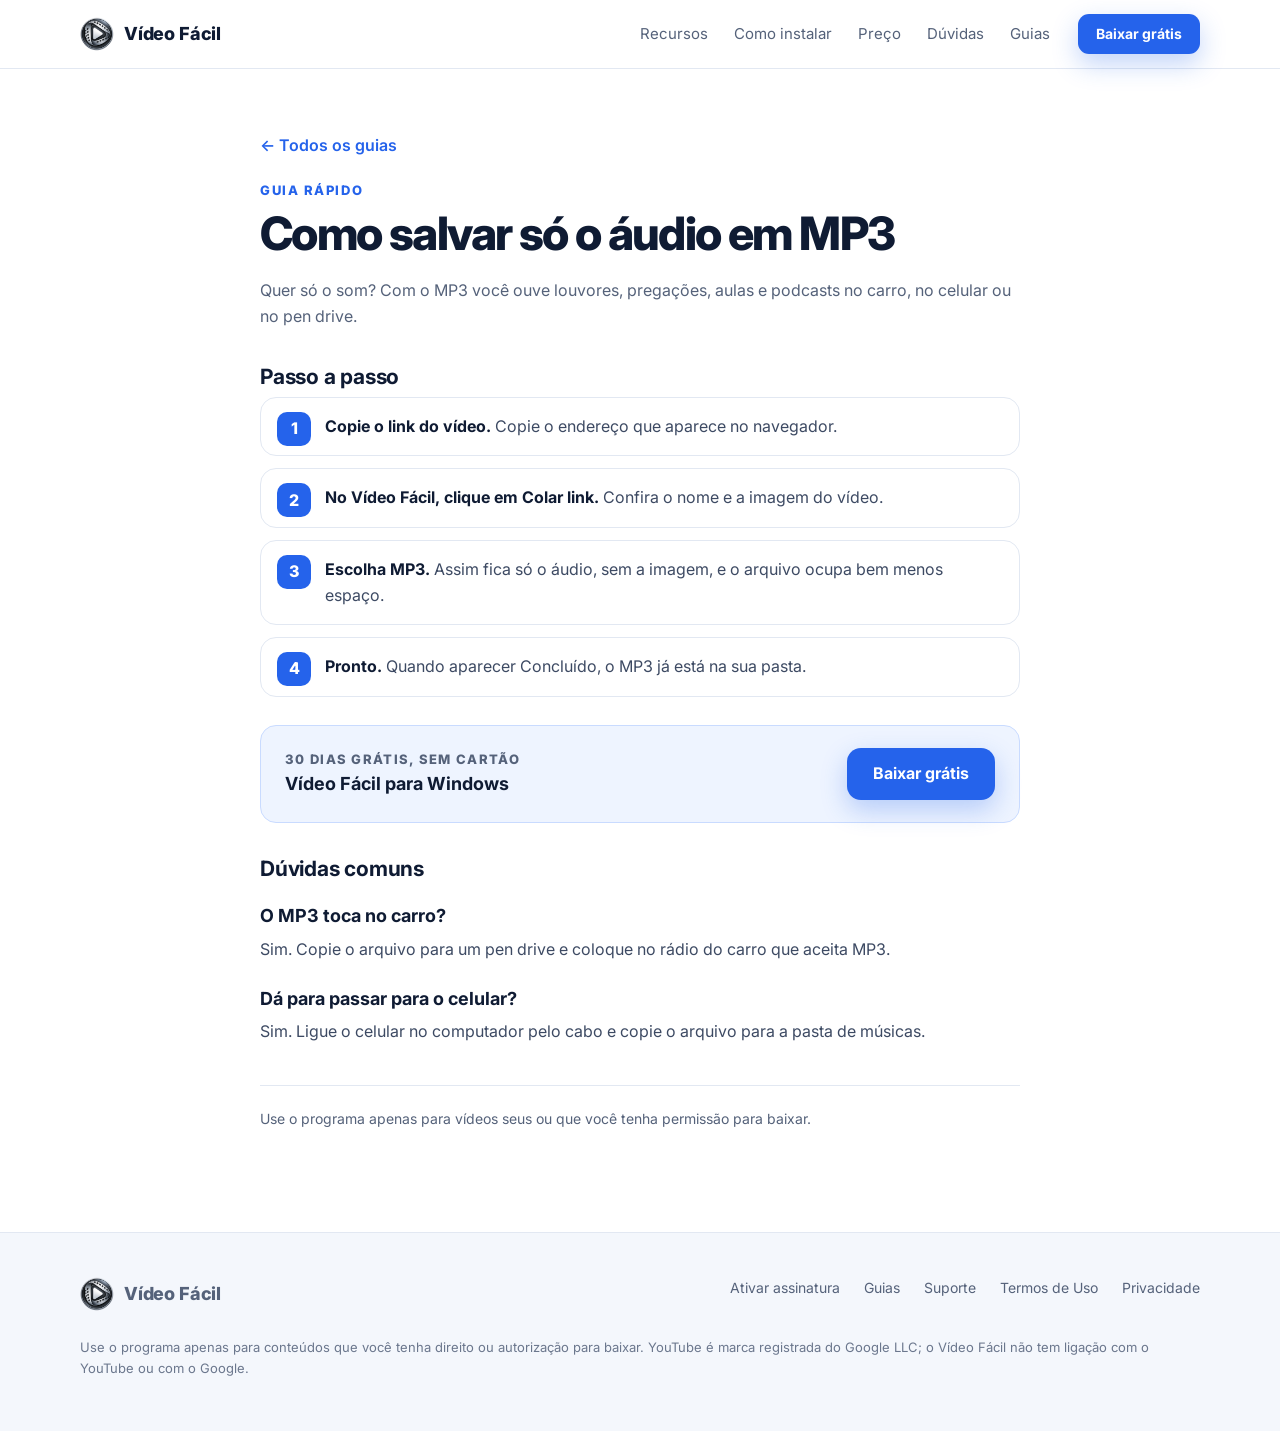
<file: ajuda/salvar-audio-mp3/index.html>
<!doctype html>
<html lang="pt-BR">
<head>
  <meta charset="utf-8">
  <meta name="viewport" content="width=device-width, initial-scale=1">
  <title>Como salvar só o áudio em MP3 | Vídeo Fácil</title>
  <meta name="description" content="Guarde só o som de um vídeo em MP3: louvor, pregação, aula ou podcast, para ouvir no carro ou no celular.">
  <link rel="canonical" href="https://videofacilapp.com.br/ajuda/salvar-audio-mp3/">
  <meta name="theme-color" content="#0f3fbf">
  <link rel="icon" type="image/png" href="../../favicon.png">
  <link rel="preconnect" href="https://fonts.googleapis.com">
  <link rel="preconnect" href="https://fonts.gstatic.com" crossorigin>
  <link href="https://fonts.googleapis.com/css2?family=Inter:wght@400;500;600;700;800&display=swap" rel="stylesheet">
  <link rel="stylesheet" href="../../css/site.css?v=3">
  <link rel="stylesheet" href="../../css/azul.css?v=12">
</head>
<body>
<header class="nav">
  <div class="container nav-inner">
    <a class="brand" href="../../" aria-label="Vídeo Fácil, início"><img src="../../img/icone.png" alt="" width="34" height="34">Vídeo Fácil</a>
    <nav class="nav-links" aria-label="Seções">
      <a href="../../#recursos">Recursos</a>
      <a href="../../#como-instalar">Como instalar</a>
      <a href="../../#preco">Preço</a>
      <a href="../../#faq">Dúvidas</a>
      <a href="../../ajuda/">Guias</a>
    </nav>
    <a class="btn btn-primary btn-sm" data-track="download_click" href="https://videofacilapp.com.br/baixar/Instalador-Video-Facil.exe">Baixar grátis</a>
  </div>
</header>
<main class="doc">
  <div class="container">
    <a class="voltar" href="../">← Todos os guias</a>
    <span class="eyebrow">Guia rápido</span>
    <h1>Como salvar só o áudio em MP3</h1>
    <p class="updated">Quer só o som? Com o MP3 você ouve louvores, pregações, aulas e podcasts no carro, no celular ou no pen drive.</p>
    <h2>Passo a passo</h2>
    <ol class="passos">
      <li><b>Copie o link do vídeo.</b> Copie o endereço que aparece no navegador.</li>
      <li><b>No Vídeo Fácil, clique em Colar link.</b> Confira o nome e a imagem do vídeo.</li>
      <li><b>Escolha MP3.</b> Assim fica só o áudio, sem a imagem, e o arquivo ocupa bem menos espaço.</li>
      <li><b>Pronto.</b> Quando aparecer Concluído, o MP3 já está na sua pasta.</li>
    </ol>
    <div class="mail-box">
      <div><div class="price-label">30 dias grátis, sem cartão</div><strong>Vídeo Fácil para Windows</strong></div>
      <a class="btn btn-primary" data-track="download_click" href="https://videofacilapp.com.br/baixar/Instalador-Video-Facil.exe">Baixar grátis</a>
    </div>
    <h2>Dúvidas comuns</h2>
    <h3>O MP3 toca no carro?</h3>
    <p>Sim. Copie o arquivo para um pen drive e coloque no rádio do carro que aceita MP3.</p>
    <h3>Dá para passar para o celular?</h3>
    <p>Sim. Ligue o celular no computador pelo cabo e copie o arquivo para a pasta de músicas.</p>
    <p class="fine">Use o programa apenas para vídeos seus ou que você tenha permissão para baixar.</p>
  </div>
</main>
<footer>
  <div class="container">
    <div class="foot">
      <a class="brand" href="../../"><img src="../../img/icone.png" alt="" width="30" height="30">Vídeo Fácil</a>
      <nav class="foot-links" aria-label="Links do rodapé">
        <a href="../../assinar/" data-track="activate_click">Ativar assinatura</a>
        <a href="../../ajuda/">Guias</a>
        <a href="../../suporte/">Suporte</a>
        <a href="../../termos-de-uso/">Termos de Uso</a>
        <a href="../../politica-de-privacidade/">Privacidade</a>
      </nav>
    </div>
    <p class="disclaimer">Use o programa apenas para conteúdos que você tenha direito ou autorização para baixar. YouTube é marca registrada do Google LLC; o Vídeo Fácil não tem ligação com o YouTube ou com o Google.</p>
  </div>
</footer>
<script src="../../js/site.js?v=2" defer></script>
</body>
</html>
</file>
<file: css/site.css>
/* Vídeo Fácil — site oficial. Mesmo visual escuro do aplicativo. */
:root {
  --bg: #0b0e13;
  --bg-2: #0e1116;
  --panel: #151922;
  --surface: #181c25;
  --elev: #202633;
  --border: #262d3a;
  --border-strong: #353d4e;
  --blue: #4c8dff;
  --blue-hover: #6aa0ff;
  --blue-soft: rgba(76, 141, 255, 0.14);
  --text: #e8ebf0;
  --muted: #9aa3b4;
  --success: #34c38f;
  --radius: 18px;
  --max: 1160px;
  --font: "Inter", "Segoe UI", system-ui, -apple-system, sans-serif;
}

* { box-sizing: border-box; }
html { scroll-behavior: smooth; scroll-padding-top: 84px; }
body {
  margin: 0;
  background: var(--bg);
  color: var(--text);
  font-family: var(--font);
  font-size: 16px;
  line-height: 1.6;
  -webkit-font-smoothing: antialiased;
}
img { max-width: 100%; display: block; }
a { color: inherit; text-decoration: none; }
.container { width: 100%; max-width: var(--max); margin: 0 auto; padding: 0 20px; }

/* Botões */
.btn {
  display: inline-flex; align-items: center; justify-content: center; gap: 10px;
  height: 52px; padding: 0 26px; border-radius: 14px;
  font-weight: 700; font-size: 16px; cursor: pointer; border: 0;
  transition: background .18s, transform .18s, box-shadow .18s, border-color .18s;
  white-space: nowrap;
}
.btn svg { width: 20px; height: 20px; flex: none; }
.btn-primary { background: var(--blue); color: #fff; box-shadow: 0 10px 30px rgba(76, 141, 255, .35); }
.btn-primary:hover { background: var(--blue-hover); transform: translateY(-1px); }
.btn-ghost { background: transparent; color: var(--text); border: 1px solid var(--border-strong); }
.btn-ghost:hover { border-color: var(--blue); background: var(--blue-soft); }
.btn-sm { height: 40px; padding: 0 18px; font-size: 14px; border-radius: 11px; }

/* Topo */
.nav {
  position: sticky; top: 0; z-index: 20;
  background: rgba(11, 14, 19, .82);
  backdrop-filter: blur(14px); -webkit-backdrop-filter: blur(14px);
  border-bottom: 1px solid rgba(38, 45, 58, .7);
}
.nav-inner { display: flex; align-items: center; gap: 28px; height: 68px; }
.brand { display: flex; align-items: center; gap: 10px; font-weight: 800; font-size: 18px; letter-spacing: -.01em; }
.brand img { width: 34px; height: 34px; }
.nav-links { display: flex; gap: 26px; margin-left: auto; font-size: 15px; color: var(--muted); }
.nav-links a:hover { color: var(--text); }
@media (max-width: 860px) { .nav-links { display: none; } .nav .btn { margin-left: auto; } }

/* Hero */
.hero { position: relative; overflow: hidden; padding: 72px 0 84px; }
.hero::before {
  content: ""; position: absolute; left: 50%; top: 32%; transform: translateX(-50%);
  width: 1100px; height: 900px;
  background: radial-gradient(ellipse, rgba(76, 141, 255, .26), transparent 62%);
  pointer-events: none;
}
/* Texto centralizado em cima e a tela do aplicativo grande embaixo (letras legíveis). */
.hero-center { position: relative; display: flex; flex-direction: column; align-items: center; gap: 56px; }
.hero-text { max-width: 860px; text-align: center; display: flex; flex-direction: column; align-items: center; }
.hero-text .lead { margin-left: auto; margin-right: auto; max-width: 640px; }
.hero-text .cta-row, .hero-text .checks { justify-content: center; }
.hero .shot { width: 100%; max-width: 1060px; }
.pill {
  display: inline-flex; align-items: center; gap: 8px;
  padding: 7px 14px; border-radius: 999px;
  background: rgba(52, 195, 143, .12); color: #5be0a8;
  border: 1px solid rgba(52, 195, 143, .28);
  font-size: 14px; font-weight: 700;
}
.pill::before { content: ""; width: 8px; height: 8px; border-radius: 50%; background: currentColor; }
h1 {
  margin: 22px 0 20px; font-size: clamp(38px, 6vw, 68px); line-height: 1.04;
  letter-spacing: -.035em; font-weight: 800;
}
h1 .accent { color: var(--blue); }
.lead { font-size: 18px; color: var(--muted); max-width: 520px; margin: 0 0 30px; }
.cta-row { display: flex; flex-wrap: wrap; gap: 12px; }
.checks { display: flex; flex-wrap: wrap; gap: 8px 22px; margin: 26px 0 0; padding: 0; list-style: none; color: var(--muted); font-size: 14px; }
.checks li { display: flex; align-items: center; gap: 8px; }
.checks li::before {
  content: ""; width: 16px; height: 16px; flex: none; border-radius: 50%;
  background: var(--success) url("data:image/svg+xml,%3Csvg xmlns='http://www.w3.org/2000/svg' viewBox='0 0 16 16'%3E%3Cpath d='M4.5 8.2l2.2 2.2 4.8-4.8' fill='none' stroke='%230b0e13' stroke-width='2' stroke-linecap='round' stroke-linejoin='round'/%3E%3C/svg%3E") center/16px no-repeat;
}
.shot {
  border-radius: 16px; overflow: hidden;
  border: 1px solid var(--border-strong);
  box-shadow: 0 40px 90px rgba(0, 0, 0, .55), 0 0 0 8px rgba(255, 255, 255, .02);
  background: var(--bg-2);
}
.shot-bar { display: flex; gap: 7px; padding: 11px 14px; background: #10141b; border-bottom: 1px solid var(--border); }
.shot-bar span { width: 11px; height: 11px; border-radius: 50%; background: #2b3242; }
/* Tela do aplicativo desenhada em código. Tudo em "em" e o tamanho da letra acompanha a
   largura da moldura (cqw): diminui junto, como uma imagem, mas continua nítido. */
.hero .shot { container-type: inline-size; }
.mock { font-size: 1.5cqw; background: #0e1116; color: #e8ebf0; font-family: "Segoe UI", "Inter", system-ui, sans-serif; line-height: 1.3; user-select: none; }
.mock b { font-weight: 700; }
.mock small { display: block; color: #8b94a5; font-size: .75em; }
.m-top { display: flex; align-items: center; justify-content: space-between; padding: 1em 1.6em; background: #151922; }
.m-brand { display: flex; align-items: center; gap: .7em; }
.m-brand img { width: 2.3em; height: 2.3em; }
.m-brand b { font-size: 1.15em; display: block; }
.m-right { display: flex; align-items: center; gap: .75em; }
.m-btn { background: #4c8dff; color: #fff; font-weight: 700; font-size: .78em; border-radius: 2em; padding: .75em 1.6em; white-space: nowrap; }
.m-pill { background: #16304d; color: #7cc4ff; font-weight: 700; font-size: .75em; border-radius: 2em; padding: .8em 1.4em; white-space: nowrap; }
.m-ver { color: #8b94a5; font-size: .75em; }
.m-body { padding: 1.6em 4.4em 1.4em; }
.m-card { background: #151922; border: 1px solid #262d3a; border-radius: 1.1em; padding: 1.5em; }
.m-h { font-size: 1.25em; display: block; }
.m-sub { margin: .25em 0 1.2em; }
.m-row { display: flex; gap: .6em; }
.m-input { flex: 1; background: #11151c; border: 1px solid #353d4e; border-radius: .7em; padding: .85em 1em; color: #8b94a5; font-size: .82em; }
.m-paste { border-radius: .7em; display: grid; place-items: center; padding: 0 2.2em; font-size: .85em; }
.m-opts { display: grid; grid-template-columns: repeat(3, 1fr); gap: .7em; margin-top: 1em; }
.m-opts small { font-weight: 700; font-size: .68em; margin-bottom: .5em; }
.m-sel { display: block; position: relative; background: #202633; border-radius: .5em; padding: .65em .8em; font-size: .8em; }
.m-sel::after { content: ""; position: absolute; right: 0; top: 0; bottom: 0; width: 2.4em; background: #2a3140 url("data:image/svg+xml,%3Csvg xmlns='http://www.w3.org/2000/svg' viewBox='0 0 12 8'%3E%3Cpath d='M1 1.5l5 5 5-5' fill='none' stroke='%23e8ebf0' stroke-width='2' stroke-linecap='round'/%3E%3C/svg%3E") center/.8em no-repeat; border-radius: 0 .5em .5em 0; }
.m-prev { display: flex; align-items: center; gap: 1em; margin-top: 1em; background: #11151c; border: 1px solid #252c3a; border-radius: .9em; padding: .75em; }
.m-thumb { position: relative; width: 14em; flex: none; aspect-ratio: 16 / 9; border-radius: .6em; overflow: hidden; }
.m-thumb img { width: 100%; height: 100%; object-fit: cover; filter: brightness(.72); }
.m-ring {
  position: absolute; left: 50%; top: 50%; width: 3.6em; height: 3.6em; transform: translate(-50%, -50%); border-radius: 50%;
  background: conic-gradient(#4c8dff 0 var(--p, 47%), rgba(255, 255, 255, .22) var(--p, 47%) 100%);
  display: grid; place-items: center;
}
.m-ring::before { content: ""; position: absolute; inset: .3em; border-radius: 50%; background: rgba(9, 12, 18, .78); }
.m-pause { position: relative; width: 1em; height: 1.15em; border-left: .32em solid #fff; border-right: .32em solid #fff; }
.m-info { min-width: 0; }
.m-info b { display: block; font-size: .85em; white-space: nowrap; overflow: hidden; text-overflow: ellipsis; }
.m-info small { margin-top: .5em; }
.m-bar { height: .5em; background: #202633; border-radius: 1em; margin-top: 1.3em; overflow: hidden; }
.m-bar span { display: block; width: 0; height: 100%; background: #4c8dff; border-radius: 1em; }
.m-status { display: flex; align-items: baseline; justify-content: space-between; margin-top: .6em; }
.m-status b { font-size: 1.4em; }
.m-hist { display: flex; align-items: center; gap: 1em; margin-top: 1.6em; }
.m-hist .m-h { margin-right: auto; }
.m-search { border: 1px solid #353d4e; border-radius: .6em; padding: .55em .9em; font-size: .75em; color: #8b94a5; width: 17em; }
.m-clear { color: #ff6b6b; font-size: .78em; }
.m-group { font-weight: 700; margin: 1.1em 0 .6em .2em; font-size: .68em !important; }
.m-item { display: flex; align-items: center; gap: 1em; background: #151922; border: 1px solid #262d3a; border-radius: .9em; padding: .55em .6em; }
.m-item > img { width: 8.6em; aspect-ratio: 16 / 9; object-fit: cover; border-radius: .4em; flex: none; }
.m-item .m-info { flex: 1; }
.m-icons { display: flex; gap: 1.6em; padding-right: 1.2em; }
.m-icons i { width: 1.15em; height: 1.15em; display: block; background: center/contain no-repeat; opacity: .75; }
.m-icons .m-ic-folder { background-image: url("data:image/svg+xml,%3Csvg xmlns='http://www.w3.org/2000/svg' viewBox='0 0 24 24' fill='none' stroke='%23e8ebf0' stroke-width='1.8'%3E%3Cpath d='M3 6.5A1.5 1.5 0 0 1 4.5 5H9l2 2.5h8.5A1.5 1.5 0 0 1 21 9v9.5a1.5 1.5 0 0 1-1.5 1.5h-15A1.5 1.5 0 0 1 3 18.5z'/%3E%3C/svg%3E"); }
.m-icons .m-ic-trash { background-image: url("data:image/svg+xml,%3Csvg xmlns='http://www.w3.org/2000/svg' viewBox='0 0 24 24' fill='none' stroke='%23e8ebf0' stroke-width='1.8' stroke-linecap='round'%3E%3Cpath d='M4 7h16M9 7V4.5h6V7M6.5 7l1 13h9l1-13M10 11v6M14 11v6'/%3E%3C/svg%3E"); }

/* --- Animação da demonstração --- */
.m-input.has-text { color: #e8ebf0; }
.m-paste { position: relative; transition: transform .15s, background .15s; }
.is-hover .m-paste { background: #6aa0ff; }
.is-press .m-paste { transform: scale(.94); }
.m-cursor {
  position: absolute; right: -1.2em; bottom: -2.4em; width: 1.6em; height: 1.6em; opacity: 0;
  background: url("data:image/svg+xml,%3Csvg xmlns='http://www.w3.org/2000/svg' viewBox='0 0 24 24'%3E%3Cpath d='M5 3l14 8-6 1.6L10 19z' fill='%23fff' stroke='%23000' stroke-width='1.4' stroke-linejoin='round'/%3E%3C/svg%3E") center/contain no-repeat;
  transition: opacity .3s, transform .6s cubic-bezier(.2, .8, .2, 1); transform: translate(2.5em, 2em);
}
.is-hover .m-cursor { opacity: 1; transform: translate(-2.2em, -2.2em); }
.m-prev .m-thumb > * { opacity: 0; transition: opacity .45s; }
.m-prev .m-thumb { background: #202633; }
.m-prev .m-thumb::after { content: "PRÉVIA"; position: absolute; inset: 0; display: grid; place-items: center; color: #6f7888; font-size: .7em; font-weight: 700; transition: opacity .3s; }
.m-prev.is-shown .m-thumb > * { opacity: 1; }
.m-prev.is-shown .m-thumb::after { opacity: 0; }
.m-prev .m-info b, .m-prev .m-info small { transition: opacity .4s; }
.m-ring { z-index: 1; }
.is-done .m-ring { background: rgba(255, 255, 255, .22); }
.is-done .m-pause { width: 0; height: 0; border-style: solid; border-width: .62em 0 .62em 1em; border-color: transparent transparent transparent #fff; margin-left: .25em; }
.m-bar span { transition: none; }
.m-status small.ok { color: #34c38f; font-weight: 700; }
.m-new { display: grid; grid-template-rows: 0fr; opacity: 0; transition: grid-template-rows .5s ease, opacity .5s ease; }
.m-new > * { overflow: hidden; }
.m-new.is-shown { grid-template-rows: 1fr; opacity: 1; }
.m-new .m-item { border-color: rgba(76, 141, 255, .55); box-shadow: 0 0 0 .2em rgba(76, 141, 255, .12); }

/* --- Miniaturas desenhadas (sem usar imagem de canal de terceiros) --- */
.art {
  position: relative; width: 100%; height: 100%; aspect-ratio: 16 / 9; overflow: hidden;
  display: flex; flex-direction: column; justify-content: center; padding: 0 9%;
  color: #fff; font-family: "Inter", "Segoe UI", sans-serif; line-height: 1;
}
.art strong { font-size: 1.15em; font-weight: 900; letter-spacing: -.01em; text-shadow: 0 .1em .4em rgba(0, 0, 0, .35); }
.art span { font-size: .55em; margin-top: .5em; opacity: .9; font-weight: 600; }
.art em { position: absolute; top: 9%; left: 9%; font-style: normal; font-size: .45em; font-weight: 800; background: #e53935; padding: .3em .6em; border-radius: .3em; }
.art::after { content: ""; position: absolute; right: -12%; bottom: -30%; width: 60%; aspect-ratio: 1; border-radius: 50%; background: rgba(255, 255, 255, .12); }
.art-culto { background: linear-gradient(135deg, #3b1f6e 0%, #8e3b8a 50%, #f08a3c 100%); }
.art-aula { background: linear-gradient(135deg, #0f4c5c 0%, #1f8a70 55%, #b5d65b 100%); }
.art-musica { background: linear-gradient(135deg, #102a6b 0%, #3d5af1 55%, #22d1ee 100%); }
.art-receita { background: linear-gradient(135deg, #7a1f1f 0%, #d9512c 55%, #f6c445 100%); }
.m-thumb .art { position: absolute; inset: 0; font-size: .82em; filter: brightness(.8); }
.art.mini { width: 8.6em; height: auto; flex: none; border-radius: .4em; font-size: .55em; }
.art.mini strong { font-size: 1.6em; }

/* --- Para que serve --- */
.uses { display: grid; grid-template-columns: repeat(4, 1fr); gap: 18px; }
.use { background: var(--panel); border: 1px solid var(--border); border-radius: var(--radius); overflow: hidden; transition: transform .2s, border-color .2s; }
.use:hover { transform: translateY(-3px); border-color: var(--border-strong); }
.use .art { font-size: 22px; height: auto; }
.use h3 { margin: 18px 20px 6px; font-size: 18px; }
.use p { margin: 0 20px 22px; color: var(--muted); font-size: 15px; }
@media (max-width: 960px) { .uses { grid-template-columns: 1fr 1fr; } }
@media (max-width: 520px) { .uses { grid-template-columns: 1fr; } }

/* --- Comparativo --- */
.compare { max-width: 860px; margin: 0 auto; border: 1px solid var(--border); border-radius: 18px; overflow: hidden; background: var(--panel); }
.c-row { display: grid; grid-template-columns: 1.6fr 1fr 1fr; align-items: center; border-top: 1px solid var(--border); }
.c-row:first-child { border-top: 0; }
.c-row > span { padding: 16px 20px; font-size: 15px; }
.c-head > span { font-weight: 800; font-size: 14px; color: var(--muted); }
.c-head .c-us { color: #fff; }
.c-row > span:nth-child(3) { background: rgba(76, 141, 255, .08); text-align: center; }
.c-row > span:nth-child(2) { text-align: center; color: var(--muted); }
.c-head > span:nth-child(3) { background: var(--blue); }
.yes::before, .no::before, .mid::before { display: inline-grid; place-items: center; width: 22px; height: 22px; border-radius: 50%; margin-right: 8px; font-weight: 900; font-size: 13px; vertical-align: -5px; }
.yes { color: #fff; font-weight: 700; }
.yes::before { content: "✓"; background: var(--success); color: #0b0e13; }
.no::before { content: "✕"; background: rgba(255, 107, 107, .18); color: #ff8a8a; }
.mid::before { content: "~"; background: rgba(245, 176, 65, .18); color: #f5b041; }
@media (max-width: 640px) {
  .c-row { grid-template-columns: 1.3fr .9fr .9fr; }
  .c-row > span { padding: 12px 10px; font-size: 13px; }
  .yes::before, .no::before, .mid::before { display: none; }
}

/* --- Como instalar --- */
.install { display: grid; grid-template-columns: 1fr 1fr; gap: 56px; align-items: center; }
.install-steps { list-style: none; margin: 0; padding: 0; counter-reset: inst; display: grid; gap: 18px; }
.install-steps li { counter-increment: inst; position: relative; padding-left: 58px; }
.install-steps li::before {
  content: counter(inst); position: absolute; left: 0; top: 0; width: 40px; height: 40px; border-radius: 50%;
  display: grid; place-items: center; background: var(--blue); color: #fff; font-weight: 800; box-shadow: 0 0 0 6px var(--blue-soft);
}
.install-steps b { display: block; font-size: 17px; margin-bottom: 2px; }
.install-steps span { color: var(--muted); }
.install-steps strong { color: var(--text); }
.smartscreen {
  background: #0063b1; color: #fff; padding: 30px 30px 24px; border-radius: 6px; font-family: "Segoe UI", sans-serif;
  box-shadow: 0 30px 70px rgba(0, 0, 0, .45); max-width: 480px; justify-self: center;
}
.smartscreen > b { display: block; font-size: 24px; font-weight: 600; margin-bottom: 14px; line-height: 1.2; }
.smartscreen p { margin: 0 0 12px; font-size: 14px; line-height: 1.45; }
.smartscreen .ss-small { opacity: .85; font-size: 13px; margin: 12px 0 0; }
.ss-link { position: relative; display: inline-block; text-decoration: underline; font-size: 14px; outline: 2px dashed #ffd54f; outline-offset: 4px; border-radius: 2px; }
.ss-btns { display: flex; justify-content: flex-end; gap: 10px; margin-top: 22px; }
.ss-run, .ss-no { position: relative; border: 2px solid #fff; padding: 7px 16px; font-size: 14px; }
.ss-run { outline: 2px dashed #ffd54f; outline-offset: 4px; }
.ss-no { background: #fff; color: #0063b1; }
.ss-hand { position: absolute; right: -14px; top: -16px; font-style: normal; background: #ffd54f; color: #1a1a1a; font-weight: 900; width: 24px; height: 24px; border-radius: 50%; display: grid; place-items: center; font-size: 13px; }
@media (max-width: 860px) { .install { grid-template-columns: 1fr; gap: 36px; } }

/* --- Oferta --- */
.btn-lg { height: 58px; padding: 0 30px; font-size: 17px; }
.price-card { position: relative; }
.price-badge { position: absolute; top: -14px; left: 34px; background: var(--success); color: #0b0e13; font-weight: 900; font-size: 12px; letter-spacing: .06em; padding: 6px 12px; border-radius: 8px; }
.per-day { margin: 4px 0 0; color: #5be0a8; }
.per-day b { font-weight: 800; }

@media (max-width: 920px) {
  .hero { padding: 44px 0 60px; }
  .hero-center { gap: 40px; }
}

/* Seções */
section { padding: 88px 0; }
.section-alt { background: var(--bg-2); border-top: 1px solid var(--border); border-bottom: 1px solid var(--border); }
.eyebrow { color: var(--blue); font-weight: 800; font-size: 13px; letter-spacing: .12em; text-transform: uppercase; }
h2 { margin: 10px 0 14px; font-size: clamp(28px, 3.6vw, 40px); line-height: 1.12; letter-spacing: -.025em; }
.section-head { max-width: 640px; margin-bottom: 44px; }
.section-head p { color: var(--muted); margin: 0; font-size: 17px; }
.center { text-align: center; margin-left: auto; margin-right: auto; }

/* Recursos */
.features { display: grid; grid-template-columns: repeat(3, 1fr); gap: 18px; }
.card {
  background: var(--panel); border: 1px solid var(--border); border-radius: var(--radius);
  padding: 26px; transition: border-color .2s, transform .2s;
}
.card:hover { border-color: var(--border-strong); transform: translateY(-2px); }
.icon {
  width: 46px; height: 46px; border-radius: 13px; display: grid; place-items: center;
  background: var(--blue-soft); color: var(--blue); margin-bottom: 18px;
}
.icon svg { width: 23px; height: 23px; }
.card h3 { margin: 0 0 6px; font-size: 18px; }
.card p { margin: 0; color: var(--muted); font-size: 15px; }
.tag { display: inline-block; margin-left: 6px; padding: 1px 8px; border-radius: 6px; background: var(--blue); color: #fff; font-size: 11px; font-weight: 800; vertical-align: 2px; }
@media (max-width: 900px) { .features { grid-template-columns: 1fr 1fr; } }
@media (max-width: 600px) { .features { grid-template-columns: 1fr; } }

/* Como funciona */
.steps { display: grid; grid-template-columns: repeat(3, 1fr); gap: 18px; counter-reset: passo; }
.step { position: relative; padding-top: 30px; }
.step .num {
  width: 44px; height: 44px; border-radius: 50%; display: grid; place-items: center;
  background: var(--blue); color: #fff; font-weight: 800; margin-bottom: 18px;
  box-shadow: 0 0 0 7px var(--blue-soft);
}
.step h3 { margin: 0 0 6px; font-size: 19px; }
.step p { margin: 0; color: var(--muted); }
.note {
  margin-top: 34px; padding: 16px 20px; border-radius: 14px;
  background: var(--blue-soft); border: 1px solid rgba(76, 141, 255, .3); color: #c9dcff; font-size: 15px;
}
@media (max-width: 800px) { .steps { grid-template-columns: 1fr; } }

/* Preço */
.price-wrap { display: grid; grid-template-columns: 1fr 420px; gap: 48px; align-items: center; }
.price-card {
  background: linear-gradient(180deg, #17213a, var(--panel)); border: 1px solid rgba(76, 141, 255, .4);
  border-radius: 22px; padding: 34px; box-shadow: 0 30px 70px rgba(0, 0, 0, .4);
}
.price-label { color: var(--muted); font-size: 13px; font-weight: 800; letter-spacing: .1em; text-transform: uppercase; }
.price { font-size: 52px; font-weight: 800; letter-spacing: -.03em; margin: 6px 0 0; }
.price small { font-size: 17px; color: var(--muted); font-weight: 600; letter-spacing: 0; }
.price-list { list-style: none; padding: 0; margin: 22px 0 28px; display: grid; gap: 10px; }
.price-list li { display: flex; gap: 10px; align-items: center; color: #cfd6e2; }
.price-list li::before { content: "✓"; color: var(--success); font-weight: 900; }
.price-card .btn { width: 100%; }
.price-card .small { margin: 14px 0 0; text-align: center; color: var(--muted); font-size: 13px; }
@media (max-width: 900px) { .price-wrap { grid-template-columns: 1fr; } }

/* Perguntas */
.faq { max-width: 780px; margin: 0 auto; display: grid; gap: 12px; }
.faq details { background: var(--panel); border: 1px solid var(--border); border-radius: 14px; padding: 0 22px; }
.faq details[open] { border-color: var(--border-strong); }
.faq summary {
  list-style: none; cursor: pointer; padding: 20px 0; font-weight: 700; font-size: 17px;
  display: flex; justify-content: space-between; gap: 20px; align-items: center;
}
.faq summary::-webkit-details-marker { display: none; }
.faq summary::after { content: "+"; color: var(--blue); font-size: 24px; font-weight: 400; line-height: 1; transition: transform .2s; }
.faq details[open] summary::after { transform: rotate(45deg); }
.faq details p { margin: 0 0 20px; color: var(--muted); }

/* Chamada final */
.final { text-align: center; }
.final .box {
  padding: 56px 28px; border-radius: 26px;
  background: radial-gradient(circle at 50% 0%, rgba(76, 141, 255, .28), transparent 60%), var(--panel);
  border: 1px solid var(--border-strong);
}
.final p { color: var(--muted); max-width: 540px; margin: 0 auto 28px; font-size: 17px; }

/* Rodapé */
footer { padding: 44px 0 52px; border-top: 1px solid var(--border); color: var(--muted); font-size: 14px; }
.foot { display: flex; flex-wrap: wrap; gap: 20px 40px; justify-content: space-between; align-items: flex-start; }
.foot-links { display: flex; flex-wrap: wrap; gap: 10px 24px; }
.foot-links a:hover { color: var(--text); }
.disclaimer { margin: 26px 0 0; font-size: 13px; color: #737c8d; }

/* Páginas de texto (termos, privacidade, suporte) */
.doc { padding: 64px 0 90px; }
.doc .container { max-width: 800px; }
.doc h1 { font-size: clamp(32px, 4.4vw, 46px); margin-top: 8px; }
.doc .updated { color: var(--muted); margin: 0 0 36px; }
.doc h2 { font-size: 21px; margin: 34px 0 8px; letter-spacing: -.01em; }
.doc p { color: #c5ccd8; margin: 0 0 12px; }
.doc .fine { margin-top: 40px; padding-top: 22px; border-top: 1px solid var(--border); color: var(--muted); font-size: 14px; }
.help-grid { display: grid; grid-template-columns: 1fr 1fr; gap: 14px; margin: 30px 0; }
.help-grid .card { padding: 20px 22px; }
.help-grid h3 { font-size: 16px; }
.mail-box {
  display: flex; flex-wrap: wrap; align-items: center; justify-content: space-between; gap: 16px;
  padding: 22px 24px; border-radius: 16px; background: var(--blue-soft); border: 1px solid rgba(76, 141, 255, .3);
}
.mail-box strong { font-size: 18px; word-break: break-all; }
@media (max-width: 640px) { .help-grid { grid-template-columns: 1fr; } }

.calmo *, .calmo *::before, .calmo *::after { transition: none !important; }
.calmo .m-cursor { display: none; }
.m-old { display: grid; grid-template-rows: 1fr; transition: grid-template-rows .5s ease, opacity .4s ease; }
.m-old > * { overflow: hidden; }
.m-new.is-shown + .m-old { grid-template-rows: 0fr; opacity: 0; }

/* --- Pagamento --- */
.pay-form { display: grid; gap: 14px; margin: 22px 0 10px; }
.pay-form label, .pay-copy { display: grid; gap: 6px; font-size: 14px; font-weight: 700; color: var(--muted); }
.pay-form input, .pay-copy textarea {
  width: 100%; padding: 13px 14px; border-radius: 12px; border: 1px solid var(--border-strong);
  background: #11151c; color: var(--text); font: 500 16px var(--font);
}
.pay-copy textarea { font-size: 13px; resize: none; word-break: break-all; }
.pay-form input:focus, .pay-copy textarea:focus { outline: 2px solid var(--blue); border-color: transparent; }
.price-card .btn[disabled] { opacity: .6; cursor: wait; }
.qr-steps { padding-left: 20px; color: #cfd6e2; margin: 14px 0; }
#p-img { display: block; margin: 0 auto 18px; padding: 12px; background: #fff; border-radius: 14px; }
#p-copy { margin-top: 12px; }
.waiting { display: flex; gap: 10px; align-items: center; justify-content: center; margin: 18px 0 0; }
.waiting span { width: 10px; height: 10px; border-radius: 50%; background: var(--success); animation: pulsar 1.4s infinite; }
@keyframes pulsar { 50% { opacity: .25; } }

/* --- Página que vende --- */
[hidden] { display: none !important; }
.risk { margin: 18px 0 0; color: #5be0a8; font-weight: 600; }
.offer { list-style: none; margin: 30px 0 0; padding: 0; display: grid; grid-template-columns: repeat(4, 1fr); width: 100%; max-width: 780px; background: var(--panel); border: 1px solid var(--border-strong); border-radius: 18px; overflow: hidden; }
.offer li { padding: 18px 12px; border-left: 1px solid var(--border); }
.offer li:first-child { border-left: 0; }
.offer b { display: block; font-size: 22px; letter-spacing: -.02em; }
.offer span { color: var(--muted); font-size: 13px; }
.mid-cta { margin-top: 44px; text-align: center; }
.mid-cta p { margin: 0 0 14px; font-size: 18px; font-weight: 700; }
.plans { display: grid; grid-template-columns: 1.15fr 1fr; gap: 24px; max-width: 920px; margin: 0 auto; align-items: center; }
.plan-after { background: var(--panel); border-color: var(--border); box-shadow: none; }
.plan-after .price { font-size: 38px; }
.fine-print { text-align: center; color: #737c8d; font-size: 13px; margin: 22px 0 0; }
.sticky-cta { position: fixed; left: 50%; bottom: 18px; transform: translateX(-50%); z-index: 30; display: flex; align-items: center; gap: 18px; padding: 10px 10px 10px 22px; background: rgba(21, 25, 34, .95); border: 1px solid var(--border-strong); border-radius: 18px; box-shadow: 0 20px 50px rgba(0, 0, 0, .5); white-space: nowrap; }
@media (max-width: 760px) {
  .offer { grid-template-columns: 1fr 1fr; }
  .offer li:nth-child(3) { border-left: 0; }
  .offer li:nth-child(n+3) { border-top: 1px solid var(--border); }
  .plans { grid-template-columns: 1fr; }
  .sticky-cta { left: 12px; right: 12px; transform: none; justify-content: space-between; padding-left: 16px; font-size: 14px; }
  .btn-lg { white-space: normal; text-align: center; height: auto; min-height: 56px; padding: 12px 22px; }
}
</file>
<file: css/azul.css>
/* Visual azul do site (carregado depois do site.css). */
:root {
  --bg: #ffffff; --bg-2: #f4f7fc; --panel: #ffffff; --surface: #ffffff; --elev: #eef2f8;
  --border: #e2e8f2; --border-strong: #cfd8e6; --text: #0f1b33; --muted: #55627a;
  --blue: #2563eb; --blue-hover: #1d4fd7; --blue-soft: rgba(37, 99, 235, .09); --success: #10a36b;
}
.nav { background: rgba(255, 255, 255, .9); border-bottom-color: var(--border); }
.pill { color: #0b7a50; background: #e6f7ef; border-color: #b9e8d2; }
.risk, .per-day { color: #0b7a50; }
.card, .use, .compare, .faq details, .price-card { box-shadow: 0 10px 30px rgba(22, 40, 80, .07); }
.shot { border-color: #1c2536; box-shadow: 0 40px 90px rgba(20, 45, 100, .28); }
.price-card { background: #fff; border-color: var(--border-strong); }
.plan-free { border: 2px solid var(--blue); background: linear-gradient(180deg, #eef4ff, #fff); }
.price-list li { color: #33415c; }
.note { color: #1e3a78; }
.yes { color: #0f1b33; }
.c-head .c-us { color: #fff; }
.no::before { color: #d33; background: #fde8e8; }
.mid::before { color: #a66a00; background: #fff2d6; }
.install-steps strong { color: var(--text); }
.final .box { background: linear-gradient(135deg, #1d4ed8, #3b82f6); border: 0; color: #fff; }
.final .box p { color: #dbe7ff; }
.final .btn-primary { background: #fff; color: #1d4ed8; box-shadow: none; }
.disclaimer, .fine-print { color: #6b778d; }
.sticky-cta { background: rgba(255, 255, 255, .97); box-shadow: 0 16px 44px rgba(20, 40, 90, .22); }
.btn-primary { box-shadow: 0 10px 26px rgba(37, 99, 235, .28); }
.hero { background: linear-gradient(160deg, #0f3fbf 0%, #2563eb 48%, #38a3ff 100%); color: #fff; }
.hero::before { background: radial-gradient(ellipse, rgba(255, 255, 255, .22), transparent 62%); }
.hero .lead { color: #dbe8ff; }
.hero .risk { color: #d6ffec; }
.hero h1 .accent { color: #ffe27a; }
.hero .pill { background: rgba(255, 255, 255, .16); color: #fff; border-color: rgba(255, 255, 255, .35); }
.hero .btn-primary { background: #ffd84d; color: #10224d; box-shadow: 0 14px 34px rgba(0, 20, 80, .3); }
.hero .btn-primary:hover { background: #ffe27a; }
.hero .btn-ghost { color: #fff; border-color: rgba(255, 255, 255, .5); }

/* páginas internas */
.doc p { color: #3d4a63; } .doc h1, .doc h2 { color: var(--text); }
.mail-box { background: #eef4ff; border-color: #c9dbff; }
.pay-form input, .pay-copy textarea { background: #fff; }
.qr-steps { color: #33415c; } .price { color: var(--text); } .price small { color: var(--muted); }
.doc .price-card { box-shadow: 0 24px 60px rgba(22, 40, 80, .12); }
.note { background: #eef4ff; border-color: #c9dbff; }
footer { background: #f4f7fc; }

.doc .price { color: var(--text); } .doc .per-day { color: #0b7a50; }

/* --- Topo claro: texto à esquerda, programa inclinado à direita --- */
.hero-split { background: linear-gradient(115deg, #f2f7ff 0%, #ffffff 45%, #fff8e1 100%); color: var(--text); padding: 84px 0 110px; }
.hero-split::before { display: none; }
.split { position: relative; display: grid; grid-template-columns: 1fr 1.02fr; gap: 56px; align-items: center; }
.kicker { display: inline-flex; align-items: center; gap: 12px; color: var(--blue); font-weight: 700; font-size: 15px; letter-spacing: .05em; text-transform: uppercase; }
.kicker::before { content: ""; width: 34px; height: 4px; border-radius: 4px; background: #ffc928; }
.hero-split h1 { font-size: clamp(36px, 4.3vw, 56px); margin: 18px 0 18px; }
.hero-split h1 .accent { color: var(--blue); }
.hero-split .lead { color: #4a5873; font-size: 19px; max-width: 540px; }
.hero-split .btn-primary { background: #ffcf33; color: #10224d; box-shadow: 0 14px 30px rgba(255, 190, 0, .35); }
.hero-split .btn-primary:hover { background: #ffdb66; }
.hero-split .btn-ghost { color: var(--text); border-color: var(--border-strong); background: #fff; }
.hero-split .risk { color: #0b7a50; margin-top: 14px; }
.ticks { list-style: none; display: flex; flex-wrap: wrap; gap: 10px 24px; margin: 28px 0 0; padding: 0; font-weight: 600; }
.ticks li { display: flex; align-items: center; gap: 9px; }
.ticks li::before { content: "✓"; display: grid; place-items: center; width: 24px; height: 24px; border-radius: 50%; background: var(--blue); color: #fff; font-size: 13px; font-weight: 900; }
.deco { position: absolute; border-radius: 50%; border: 54px solid rgba(37, 99, 235, .06); pointer-events: none; }
.d1 { width: 420px; height: 420px; right: -150px; top: -170px; border-color: rgba(255, 201, 40, .16); }
.d2 { width: 360px; height: 360px; left: -190px; bottom: -190px; }
.split-art { position: relative; padding: 34px 10px; }
.blob { position: absolute; inset: 0 -14px 0 34px; border-radius: 46% 54% 42% 58% / 54% 44% 56% 46%; background: linear-gradient(140deg, #2563eb, #38a3ff); }
.win { position: relative; transform: rotate(2.2deg); border: 8px solid #fff; border-radius: 22px; overflow: hidden; background: #10141c; color: #e8ebf0; box-shadow: 0 34px 70px rgba(15, 40, 110, .32); text-align: left; }
.w-top { display: flex; align-items: center; gap: 10px; padding: 14px 18px; background: #171c27; font-size: 16px; }
.w-top img { width: 26px; height: 26px; } .w-top b { margin-right: auto; }
.w-top i { width: 10px; height: 10px; border-radius: 50%; background: #39435a; }
.w-body { padding: 20px 20px 24px; display: grid; gap: 14px; }
.w-h { font-size: 20px; }
.w-row { display: flex; gap: 10px; } .w-row span { flex: 1; min-width: 0; background: #0c1017; border: 1px solid #353d4e; border-radius: 11px; padding: 13px 14px; color: #8b94a5; font-size: 15px; white-space: nowrap; overflow: hidden; text-overflow: ellipsis; }
.w-row em { font-style: normal; font-weight: 800; background: #4c8dff; color: #fff; border-radius: 11px; padding: 13px 18px; white-space: nowrap; }
.w-sel { display: grid; grid-template-columns: repeat(3, 1fr); gap: 10px; } .w-sel span { background: #202633; border-radius: 9px; padding: 9px 12px; font-size: 14px; }
.w-vid { display: flex; gap: 16px; align-items: center; background: #171c27; border: 1px solid #262d3a; border-radius: 14px; padding: 12px; }
.w-vid .art { width: 128px; height: 72px; flex: none; border-radius: 9px; font-size: 12px; } .w-vid > div:last-child { flex: 1; min-width: 0; }
.w-vid b { display: block; font-size: 16px; } .w-vid small { display: block; color: #97a1b3; font-size: 13px; margin-top: 3px; }
.w-bar { height: 8px; border-radius: 8px; background: #2a3140; margin-top: 9px; overflow: hidden; } .w-bar i { display: block; height: 100%; width: 72%; background: #4c8dff; border-radius: 8px; animation: encher 5s ease-in-out infinite; }
@keyframes encher { 0% { width: 8%; } 80%, 100% { width: 72%; } }
@media (prefers-reduced-motion: reduce) { .w-bar i, .float { animation: none !important; } }
.w-ok { display: inline-block; margin-top: 8px; font-size: 13px; font-weight: 700; color: #5be0a8; background: rgba(52, 195, 143, .14); border-radius: 7px; padding: 3px 9px; }
.float { position: absolute; display: flex; align-items: center; gap: 12px; background: #fff; color: var(--text); font-weight: 700; border-radius: 16px; padding: 13px 20px 13px 13px; box-shadow: 0 18px 40px rgba(15, 40, 110, .2); animation: boiar 4.5s ease-in-out infinite; }
.float span { display: grid; place-items: center; min-width: 46px; height: 42px; padding: 0 8px; border-radius: 11px; background: #ffcf33; color: #10224d; font-weight: 900; }
.f1 { right: -22px; top: 2px; } .f2 { left: -26px; bottom: 4px; animation-delay: -2.2s; } .f2 span { background: var(--blue); color: #fff; }
@keyframes boiar { 50% { transform: translateY(-9px); } }
@media (max-width: 960px) {
  .hero-split { padding: 46px 0 70px; overflow: hidden; }
  .split { grid-template-columns: minmax(0, 1fr); gap: 46px; }
  .f1 { right: 0; top: -8px; } .f2 { left: 0; bottom: -10px; } .blob { inset: 0 0 0 20px; }
}
@media (max-width: 560px) {
  .cta-row .btn { width: 100%; } .w-body { padding: 14px; gap: 11px; } .w-vid .art { width: 92px; height: 54px; font-size: 9px; } .w-vid { gap: 11px; padding: 9px; }
  .w-vid b { font-size: 14px; } .w-vid small { font-size: 12px; } .w-row span { font-size: 13px; padding: 11px; } .w-row em { padding: 11px 13px; font-size: 14px; } .w-sel span { font-size: 12px; padding: 8px; }
  .float { font-size: 14px; padding: 9px 14px 9px 9px; } .float span { height: 36px; min-width: 40px; }
}
.w-body { grid-template-columns: minmax(0, 1fr); } .w-sel { grid-template-columns: repeat(3, minmax(0, 1fr)); } .w-sel span { overflow: hidden; text-overflow: ellipsis; }
.hero-split h1 .accent { display: block; }
@media (min-width: 961px) { .hero-split .cta-row { flex-wrap: nowrap; } .hero-split .btn-lg { padding: 0 22px; font-size: 16px; } }

/* --- Por dentro do programa --- */
.dentro { background: radial-gradient(circle at 85% 0, #1d4ed8 0, transparent 46%), #0b1a3d; color: #fff; }
.dentro .eyebrow { color: #ffcf33; } .dentro .section-head p { color: #b9c9ea; }
.tour { display: grid; grid-template-columns: minmax(0, 1.5fr) minmax(0, 1fr); gap: 32px; align-items: start; }
.tour-tela > div { min-height: 452px; } .tour-tela p { margin: 18px 4px 0; color: #c9d6f0; } .tour-tela p b { color: #fff; }
.tour-tela .ilustra { font-size: 13px; color: #93a7d1; margin-top: 10px; }
.win.plana { transform: none; border: 1px solid #33487a; min-height: 366px; box-shadow: 0 30px 60px rgba(0, 0, 0, .35); }
.parada i { animation: none !important; } .w-sel .hl { background: #ffcf33; color: #10224d; font-weight: 800; }
.w-row .cheio, .w-row .cinza { flex: 1; text-align: center; } .w-row .cinza { background: #2a3140; } .w-dia { color: #97a1b3; font-size: 14px; font-weight: 700; }
.tour-abas { display: grid; gap: 12px; }
.tour-abas button { display: flex; gap: 16px; align-items: center; text-align: left; font: inherit; color: #fff; background: rgba(255, 255, 255, .06); border: 1px solid rgba(255, 255, 255, .14); border-radius: 16px; padding: 18px; cursor: pointer; }
.tour-abas button:hover { background: rgba(255, 255, 255, .11); } .tour-abas button:focus-visible { outline: 3px solid #ffcf33; outline-offset: 2px; }
.tour-abas button > span { flex: none; display: grid; place-items: center; width: 42px; height: 42px; border-radius: 12px; background: rgba(255, 255, 255, .12); font-weight: 800; }
.tour-abas small { display: block; font-size: 14px; font-weight: 500; color: #b9c9ea; margin-top: 2px; }
.tour-abas [aria-selected=true] { background: rgba(255, 207, 51, .12); border-color: #ffcf33; } .tour-abas [aria-selected=true] > span { background: #ffcf33; color: #10224d; }
/* --- Dúvidas em duas colunas --- */
.faq-2 { display: grid; grid-template-columns: minmax(0, 1fr) minmax(0, 1.8fr); gap: 48px; align-items: start; }
.faq-lado { position: sticky; top: 100px; } .faq-lado .section-head { margin-bottom: 24px; } .faq-2 .faq { max-width: none; width: 100%; margin: 0; }
.ajuda { background: #fff; border: 1px solid var(--border); border-radius: 18px; padding: 22px; } .ajuda p { color: var(--muted); margin: 6px 0 12px; } .ajuda a { color: var(--blue); font-weight: 700; }
@media (max-width: 960px) {
  .tour { grid-template-columns: minmax(0, 1fr); } .tour-abas { order: -1; gap: 8px; } .tour-abas button { padding: 12px; } .tour-tela > div, .win.plana { min-height: 0; }
  .faq-2 { grid-template-columns: minmax(0, 1fr); gap: 24px; } .faq-lado { position: static; }
}
.w-vid .art strong { white-space: nowrap; } .w-vid > .art:first-child { text-align: center; }
.w-vid > .art { padding: 0; }
.w-play { display: flex; align-items: center; gap: 16px; padding: 10px 4px; color: #c9d3e4; } .w-play svg { width: 58px; height: 58px; padding: 15px; border-radius: 50%; border: 4px solid #4c8dff; color: #fff; box-sizing: border-box; }
@media (min-width: 961px) { .tour-tela > div { min-height: 560px; } }
@media (max-width: 960px) { .tour-abas { grid-template-columns: 1fr 1fr; } .tour-abas small { display: none; } .tour-abas button { gap: 10px; font-size: 14px; } .tour-abas button > span { width: 32px; height: 32px; } }

/* --- Guias --- */
.passos { counter-reset: p; list-style: none; padding: 0; margin: 8px 0 28px; display: grid; gap: 12px; }
.passos li { counter-increment: p; position: relative; padding: 16px 18px 16px 64px; background: #fff; border: 1px solid var(--border); border-radius: 16px; color: #3d4a63; }
.passos li::before { content: counter(p); position: absolute; left: 16px; top: 14px; width: 34px; height: 34px; display: grid; place-items: center; border-radius: 10px; background: var(--blue); color: #fff; font-weight: 800; }
.passos b { color: var(--text); }
.doc h3 { margin: 22px 0 6px; font-size: 18px; color: var(--text); }
.doc .voltar { display: table; margin-bottom: 18px; color: var(--blue); font-weight: 600; }
a.card { display: block; color: inherit; text-decoration: none; } a.card:hover { border-color: var(--blue); }
</file>
